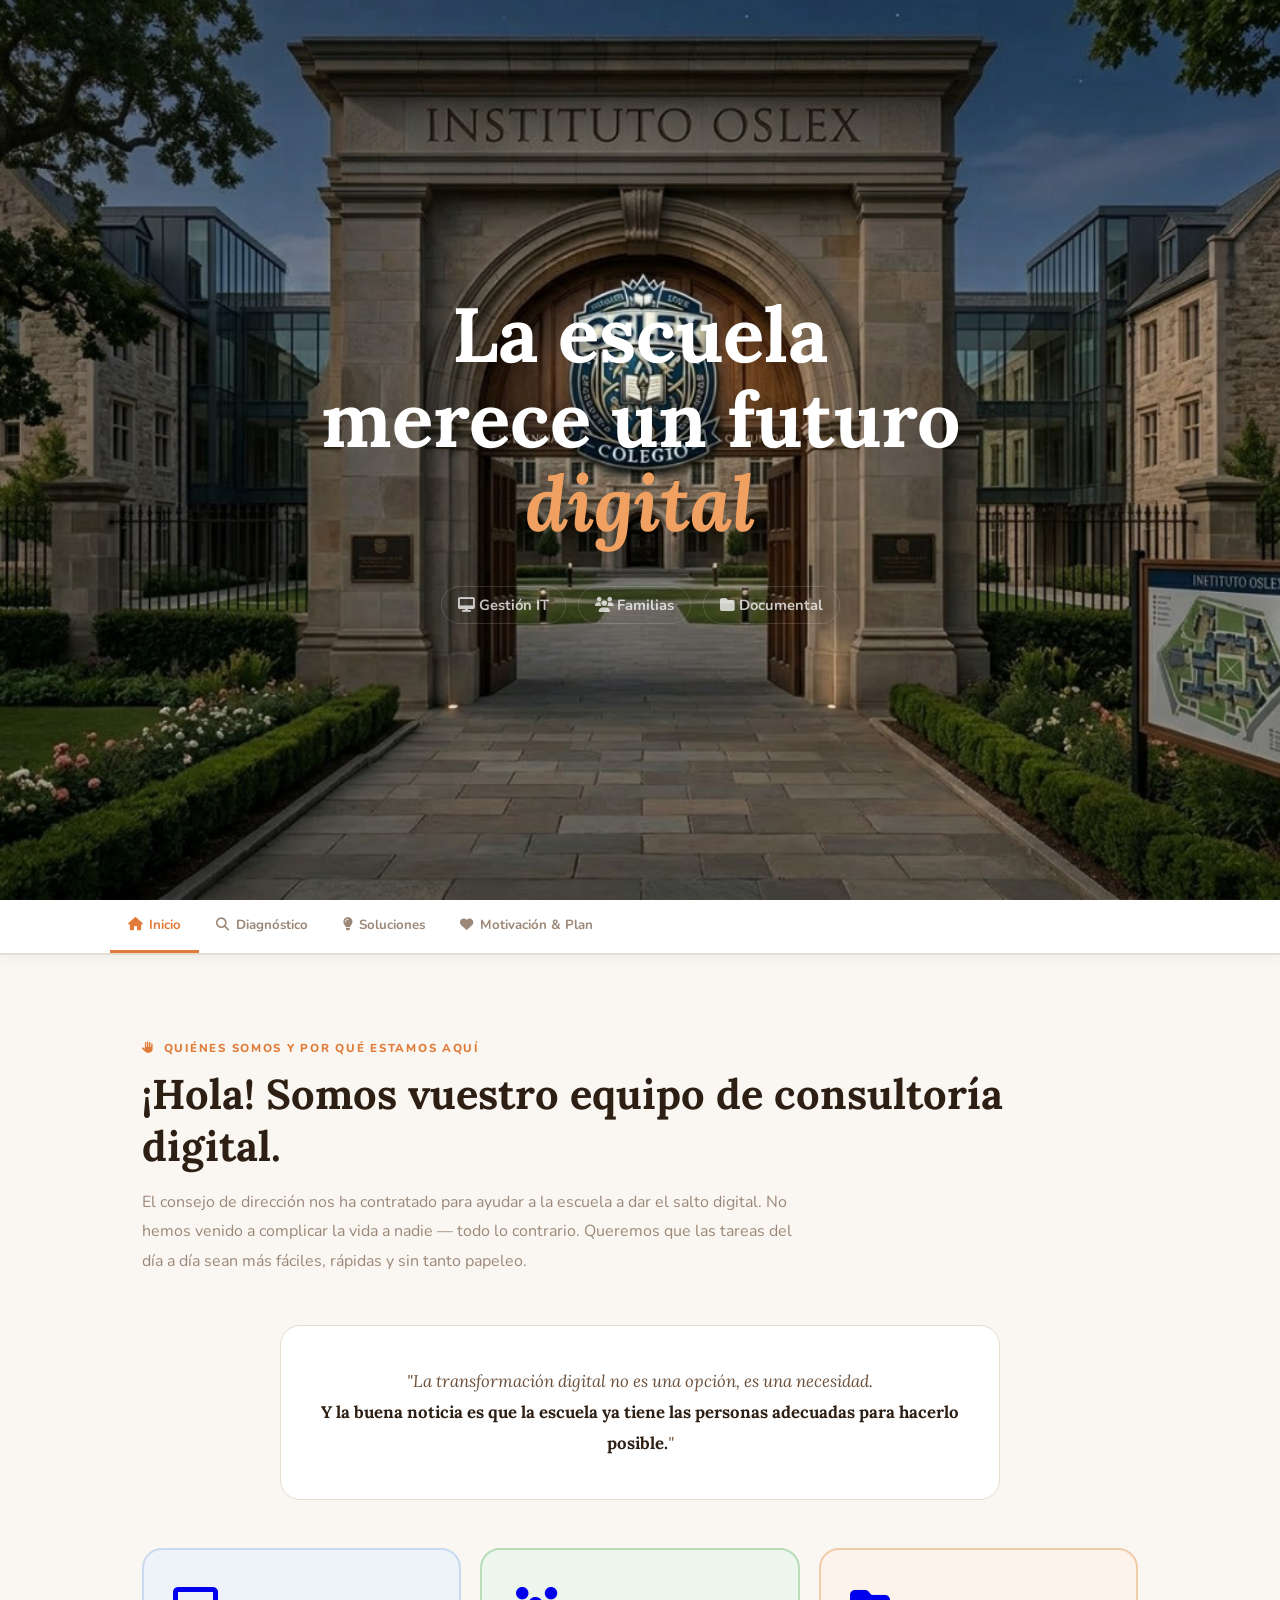
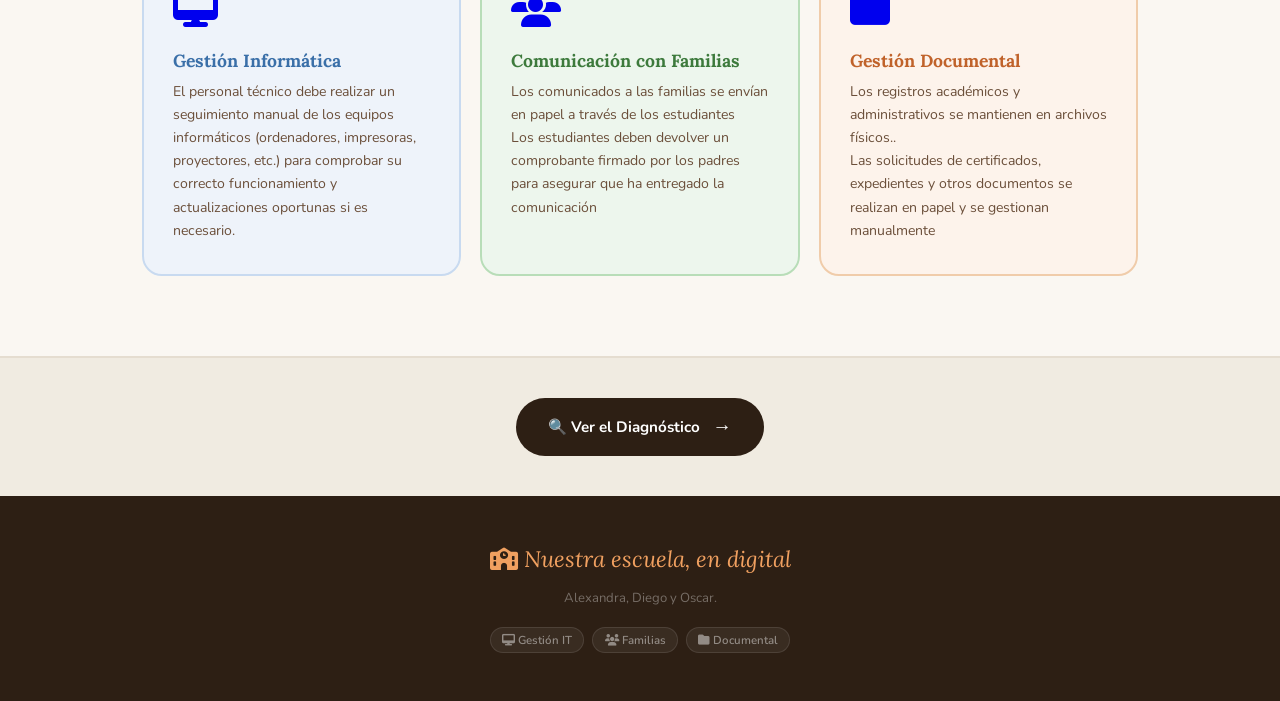
<file: index.html>
<!doctype html>
<html lang="es">
  <head>
    <meta charset="UTF-8" />
    <meta name="viewport" content="width=device-width, initial-scale=1.0" />
    <title>Oslex</title>

    <!-- Icono de la página -->
    <link rel="icon" href="./img/logo.png" />

    <!-- Estilos -->
    <link rel="stylesheet" href="css/styles.css" />

    <!-- Font Awesome -->
    <link
      rel="stylesheet"
      href="https://cdnjs.cloudflare.com/ajax/libs/font-awesome/6.5.1/css/all.min.css"
    />
  </head>
  <body>
    <!----------HERO ---------->
    <header class="portada">
      <h1>La escuela<br />merece un futuro <em>digital</em></h1>

      <div class="menu_opciones">
        <a href="./paginas/diagnostic.html" class="opcion">
          <i class="fas fa-desktop"></i> Gestión IT
        </a>
        <a href="./paginas/diagnostic.html" class="opcion">
          <i class="fas fa-users"></i> Familias
        </a>
        <a href="./paginas/diagnostic.html" class="opcion">
          <i class="fas fa-folder"></i> Documental
        </a>

      </div>
    </header>

    <!----------- NAVEGACIÓN ------- -->
    <nav>
      <ul>
        <li>
          <a href="index.html"><i class="fas fa-house"></i> Inicio</a>
        </li>
        <li>
          <a href="./paginas/diagnostic.html"
            ><i class="fas fa-magnifying-glass"></i> Diagnóstico</a
          >
        </li>
        <li>
          <a href="./paginas/solucions.html"
            ><i class="fas fa-lightbulb"></i> Soluciones</a
          >
        </li>
        <li>
          <a href="./paginas/motivacio.html"
            ><i class="fas fa-heart"></i> Motivación & Plan</a
          >
        </li>
      </ul>
    </nav>

    <!-- ================= QUIÉNES SOMOS ================= -->
    <section class="seccion" id="qui-som">
      <div class="etiqueta">
        <i class="fas fa-hand"></i> Quiénes somos y por qué estamos aquí
      </div>

      <h2 class="titulo">
        ¡Hola! Somos vuestro equipo de consultoría digital.
      </h2>

      <p class="intro">
        El consejo de dirección nos ha contratado para ayudar a la escuela a dar
        el salto digital. No hemos venido a complicar la vida a nadie — todo lo
        contrario. Queremos que las tareas del día a día sean más fáciles,
        rápidas y sin tanto papeleo.
      </p>

      <div class="intro_box fade-in">
        "La transformación digital no es una opción, es una necesidad.<br />
        <strong
          >Y la buena noticia es que la escuela ya tiene las personas adecuadas
          para hacerlo posible.</strong
        >"
      </div>

      <div class="areas">
        <!-- Área 1: Gestión IT -->
        <a href="./paginas/diagnostic.html" class="area_bloque it fade-in">
          <span class="icono"><i class="fas fa-desktop"></i></span>
          <h3>Gestión Informática</h3>
          <p>
            El personal técnico debe realizar un seguimiento manual de los
            equipos informáticos (ordenadores, impresoras, proyectores, etc.)
            para comprobar su correcto funcionamiento y actualizaciones
            oportunas si es necesario. 
          </p>
        </a>

        <!-- Área 2: Comunicación con Familias -->
        <a href="./paginas/diagnostic.html" class="area_bloque fam fade-in">
          <span class="icono"><i class="fas fa-users"></i></span>
          <h3>Comunicación con Familias</h3>
          <p>
            Los comunicados a las familias se envían en papel a través de los
            estudiantes <br />
            Los estudiantes deben devolver un comprobante firmado por los padres
            para asegurar que ha entregado la comunicación
          </p>
        </a>

        <!-- Área 3: Gestión Documental -->
        <a href="./paginas/diagnostic.html" class="area_bloque doc fade-in">
          <span class="icono"><i class="fas fa-folder"></i></span>
          <h3>Gestión Documental</h3>
          <p>
            Los registros académicos y administrativos se mantienen en archivos
            físicos.. <br />
            Las solicitudes de certificados, expedientes y otros documentos se
            realizan en papel y se gestionan manualmente
          </p>
        </a>
      </div>
    </section>

    <!-- ================= BOTÓN SIGUIENTE PÁGINA ================= -->
    <div class="next-page">
      <a href="./paginas/diagnostic.html" class="next-btn"
        >🔍 Ver el Diagnóstico <span>→</span></a
      >
    </div>

    <!-- --------- FOOTER ----------->
    <footer>
      <div class="footer_logo">
        <i class="fas fa-school"></i> Nuestra escuela, en digital
      </div>

      <p>Alexandra, Diego y Oscar.</p>

      <div class="footer_opciones">
        <span class="footer_chip"
          ><i class="fas fa-desktop"></i> Gestión IT</span
        >
        <span class="footer_chip"><i class="fas fa-users"></i> Familias</span>
        <span class="footer_chip"
          ><i class="fas fa-folder"></i> Documental</span
        >
      </div>
    </footer>

    <!-- Scripts -->
    <script src="js/main.js"></script>
  </body>
</html>
</file>
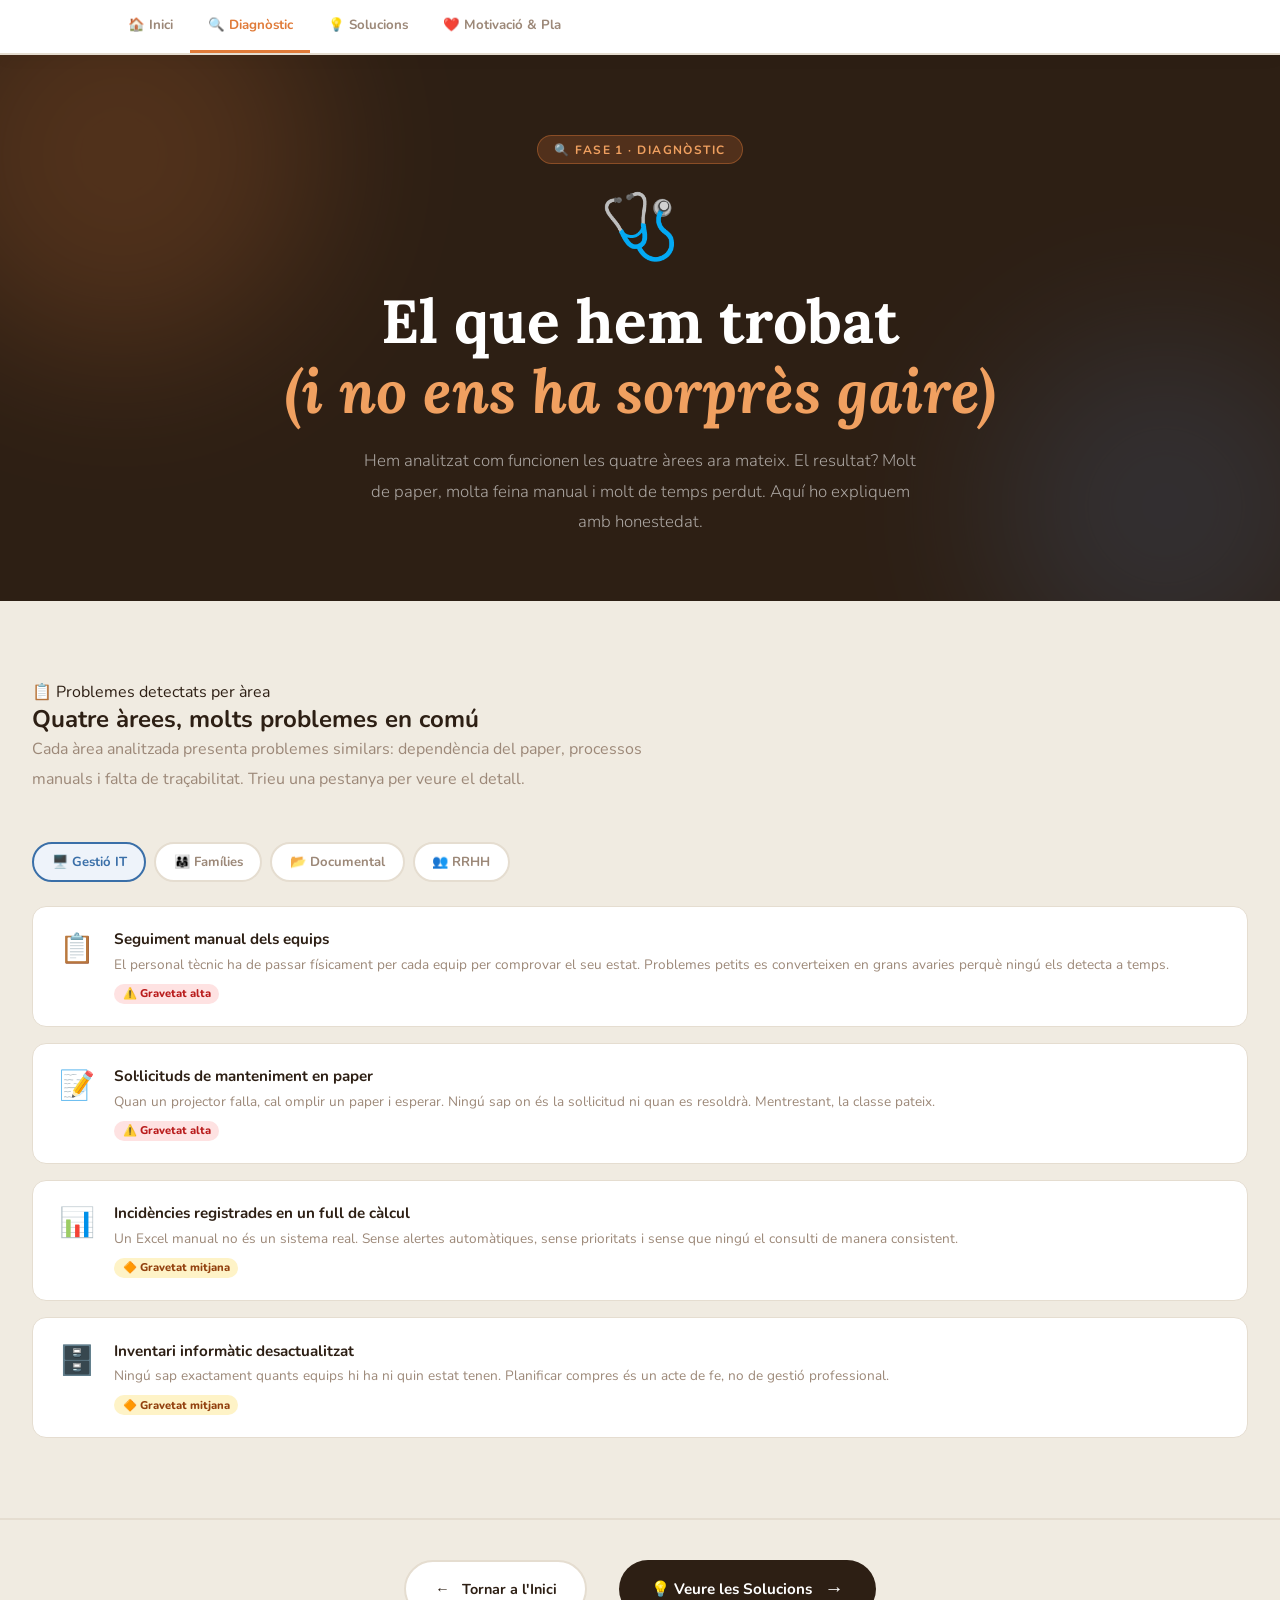
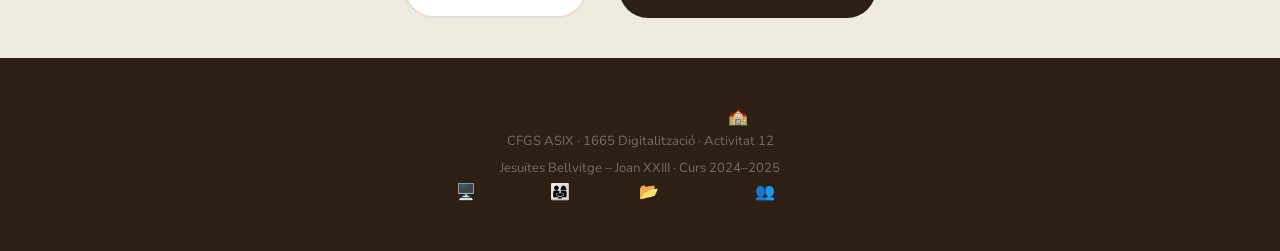
<file: diagnostic.html>
<!DOCTYPE html>
<html lang="ca">
<head>
<meta charset="UTF-8">
<meta name="viewport" content="width=device-width, initial-scale=1.0">
<title>PTD Escola — Diagnòstic</title>
<link rel="stylesheet" href="css/styles.css">
</head>
<body>

<!-- NAV -->
<nav>
  <ul>
    <li><a href="index.html">🏠 Inici</a></li>
    <li><a href="diagnostic.html">🔍 Diagnòstic</a></li>
    <li><a href="solucions.html">💡 Solucions</a></li>
    <li><a href="motivacio.html">❤️ Motivació & Pla</a></li>
  </ul>
</nav>

<!-- PAGE HERO -->
<div class="page-hero">
  <div class="blob blob1"></div>
  <div class="blob blob2"></div>
  <div class="page-kicker">🔍 Fase 1 · Diagnòstic</div>
  <span class="hero-emoji">🩺</span>
  <h1>El que hem trobat<br><em>(i no ens ha sorprès gaire)</em></h1>
  <p>Hem analitzat com funcionen les quatre àrees ara mateix. El resultat? Molt de paper, molta feina manual i molt de temps perdut. Aquí ho expliquem amb honestedat.</p>
</div>

<!-- DIAGNOSIS SECTION -->
<div class="warm-bg">
  <div class="section">
    <div class="label">📋 Problemes detectats per àrea</div>
    <h2 class="title">Quatre àrees, molts problemes en comú</h2>
    <p class="intro">Cada àrea analitzada presenta problemes similars: dependència del paper, processos manuals i falta de traçabilitat. Trieu una pestanya per veure el detall.</p>

    <div class="diag-tabs">
      <button class="dtab it active" onclick="showDiag('d-it',this)">🖥️ Gestió IT</button>
      <button class="dtab fam" onclick="showDiag('d-fam',this)">👨‍👩‍👧 Famílies</button>
      <button class="dtab doc" onclick="showDiag('d-doc',this)">📂 Documental</button>
      <button class="dtab rrhh" onclick="showDiag('d-rrhh',this)">👥 RRHH</button>
    </div>

    <!-- IT -->
    <div class="diag-panel active" id="d-it">
      <div class="problem-list">
        <div class="problem-item fade-in">
          <div class="p-icon">📋</div>
          <div class="p-body">
            <h4>Seguiment manual dels equips</h4>
            <p>El personal tècnic ha de passar físicament per cada equip per comprovar el seu estat. Problemes petits es converteixen en grans avaries perquè ningú els detecta a temps.</p>
            <span class="severity sev-high">⚠️ Gravetat alta</span>
          </div>
        </div>
        <div class="problem-item fade-in">
          <div class="p-icon">📝</div>
          <div class="p-body">
            <h4>Sol·licituds de manteniment en paper</h4>
            <p>Quan un projector falla, cal omplir un paper i esperar. Ningú sap on és la sol·licitud ni quan es resoldrà. Mentrestant, la classe pateix.</p>
            <span class="severity sev-high">⚠️ Gravetat alta</span>
          </div>
        </div>
        <div class="problem-item fade-in">
          <div class="p-icon">📊</div>
          <div class="p-body">
            <h4>Incidències registrades en un full de càlcul</h4>
            <p>Un Excel manual no és un sistema real. Sense alertes automàtiques, sense prioritats i sense que ningú el consulti de manera consistent.</p>
            <span class="severity sev-med">🔶 Gravetat mitjana</span>
          </div>
        </div>
        <div class="problem-item fade-in">
          <div class="p-icon">🗄️</div>
          <div class="p-body">
            <h4>Inventari informàtic desactualitzat</h4>
            <p>Ningú sap exactament quants equips hi ha ni quin estat tenen. Planificar compres és un acte de fe, no de gestió professional.</p>
            <span class="severity sev-med">🔶 Gravetat mitjana</span>
          </div>
        </div>
      </div>
    </div>

    <!-- FAMÍLIES -->
    <div class="diag-panel" id="d-fam">
      <div class="problem-list">
        <div class="problem-item fade-in">
          <div class="p-icon">✉️</div>
          <div class="p-body">
            <h4>Comunicats en paper via alumnes</h4>
            <p>El comunicat surt de secretaria, passa per les mans de l'alumne i… a vegades arriba a casa, a vegades no. Les famílies no saben el que passa a l'escola fins que és massa tard.</p>
            <span class="severity sev-high">⚠️ Gravetat alta</span>
          </div>
        </div>
        <div class="problem-item fade-in">
          <div class="p-icon">✍️</div>
          <div class="p-body">
            <h4>Comprovant signat pels pares</h4>
            <p>Demanar una firma en paper i retornar-la via l'alumne és lent i poc fiable. Molta feina administrativa per comprovar qui ha respost i qui no.</p>
            <span class="severity sev-high">⚠️ Gravetat alta</span>
          </div>
        </div>
        <div class="problem-item fade-in">
          <div class="p-icon">🔇</div>
          <div class="p-body">
            <h4>Comunicació d'una sola direcció</h4>
            <p>Les famílies no tenen cap canal digital fàcil per contactar amb l'escola. Han de trucar o venir en persona per qualsevol consulta.</p>
            <span class="severity sev-med">🔶 Gravetat mitjana</span>
          </div>
        </div>
      </div>
    </div>

    <!-- DOCUMENTAL -->
    <div class="diag-panel" id="d-doc">
      <div class="problem-list">
        <div class="problem-item fade-in">
          <div class="p-icon">🗃️</div>
          <div class="p-body">
            <h4>Arxius físics per a tot</h4>
            <p>Expedients en paper, dins d'armaris. Si es perd un document o hi ha un incendi, no hi ha manera de recuperar-lo. El risc és real i immediat.</p>
            <span class="severity sev-high">⚠️ Gravetat alta</span>
          </div>
        </div>
        <div class="problem-item fade-in">
          <div class="p-icon">🐌</div>
          <div class="p-body">
            <h4>Sol·licituds de certificats gestionades manualment</h4>
            <p>Demanar un certificat implica anar a secretaria, esperar i tornar a buscar-lo. Un procés que pot durar dies per una tasca que hauria de ser instantània.</p>
            <span class="severity sev-high">⚠️ Gravetat alta</span>
          </div>
        </div>
        <div class="problem-item fade-in">
          <div class="p-icon">🧩</div>
          <div class="p-body">
            <h4>Sense sistema documental centralitzat</h4>
            <p>Cada departament guarda documents de manera diferent. Sense versions actualitzades, sense col·laboració possible i amb duplicats per tot arreu.</p>
            <span class="severity sev-high">⚠️ Gravetat alta</span>
          </div>
        </div>
      </div>
    </div>

    <!-- RRHH -->
    <div class="diag-panel" id="d-rrhh">
      <div class="problem-list">
        <div class="problem-item fade-in">
          <div class="p-icon">💻</div>
          <div class="p-body">
            <h4>Tot en un sol ordinador</h4>
            <p>El programari de nòmines viu a l'ordinador del secretari. Si es fa malbé aquell ordinador, no hi ha accés a res. Un risc enorme que es pot evitar fàcilment.</p>
            <span class="severity sev-high">⚠️ Gravetat alta</span>
          </div>
        </div>
        <div class="problem-item fade-in">
          <div class="p-icon">🚦</div>
          <div class="p-body">
            <h4>Tot passa pel secretari</h4>
            <p>Qualsevol consulta de dades de personal depèn d'una sola persona. Quan el secretari no hi és, tot s'atura. Això no és sostenible a llarg termini.</p>
            <span class="severity sev-high">⚠️ Gravetat alta</span>
          </div>
        </div>
        <div class="problem-item fade-in">
          <div class="p-icon">💾</div>
          <div class="p-body">
            <h4>Cap còpia de seguretat automàtica</h4>
            <p>Les dades dels treballadors no es fan còpies automàticament. Un sol incident podria fer desaparèixer anys d'informació de RRHH del centre.</p>
            <span class="severity sev-high">⚠️ Gravetat alta</span>
          </div>
        </div>
      </div>
    </div>
  </div>
</div>

<!-- NAVIGATION BUTTONS -->
<div class="next-page">
  <div class="nav-buttons">
    <a href="index.html" class="prev-btn"><span>←</span> Tornar a l'Inici</a>
    <a href="solucions.html" class="next-btn">💡 Veure les Solucions <span>→</span></a>
  </div>
</div>

<!-- FOOTER -->
<footer>
  <div class="footer-logo">La nostra escola, en digital 🏫</div>
  <p>CFGS ASIX · 1665 Digitalització · Activitat 12<br>Jesuïtes Bellvitge – Joan XXIII · Curs 2024–2025</p>
  <div class="footer-areas">
    <span class="f-chip">🖥️ Gestió IT</span>
    <span class="f-chip">👨‍👩‍👧 Famílies</span>
    <span class="f-chip">📂 Documental</span>
    <span class="f-chip">👥 RRHH</span>
  </div>
</footer>

<script src="js/main.js"></script>
</body>
</html>
</file>
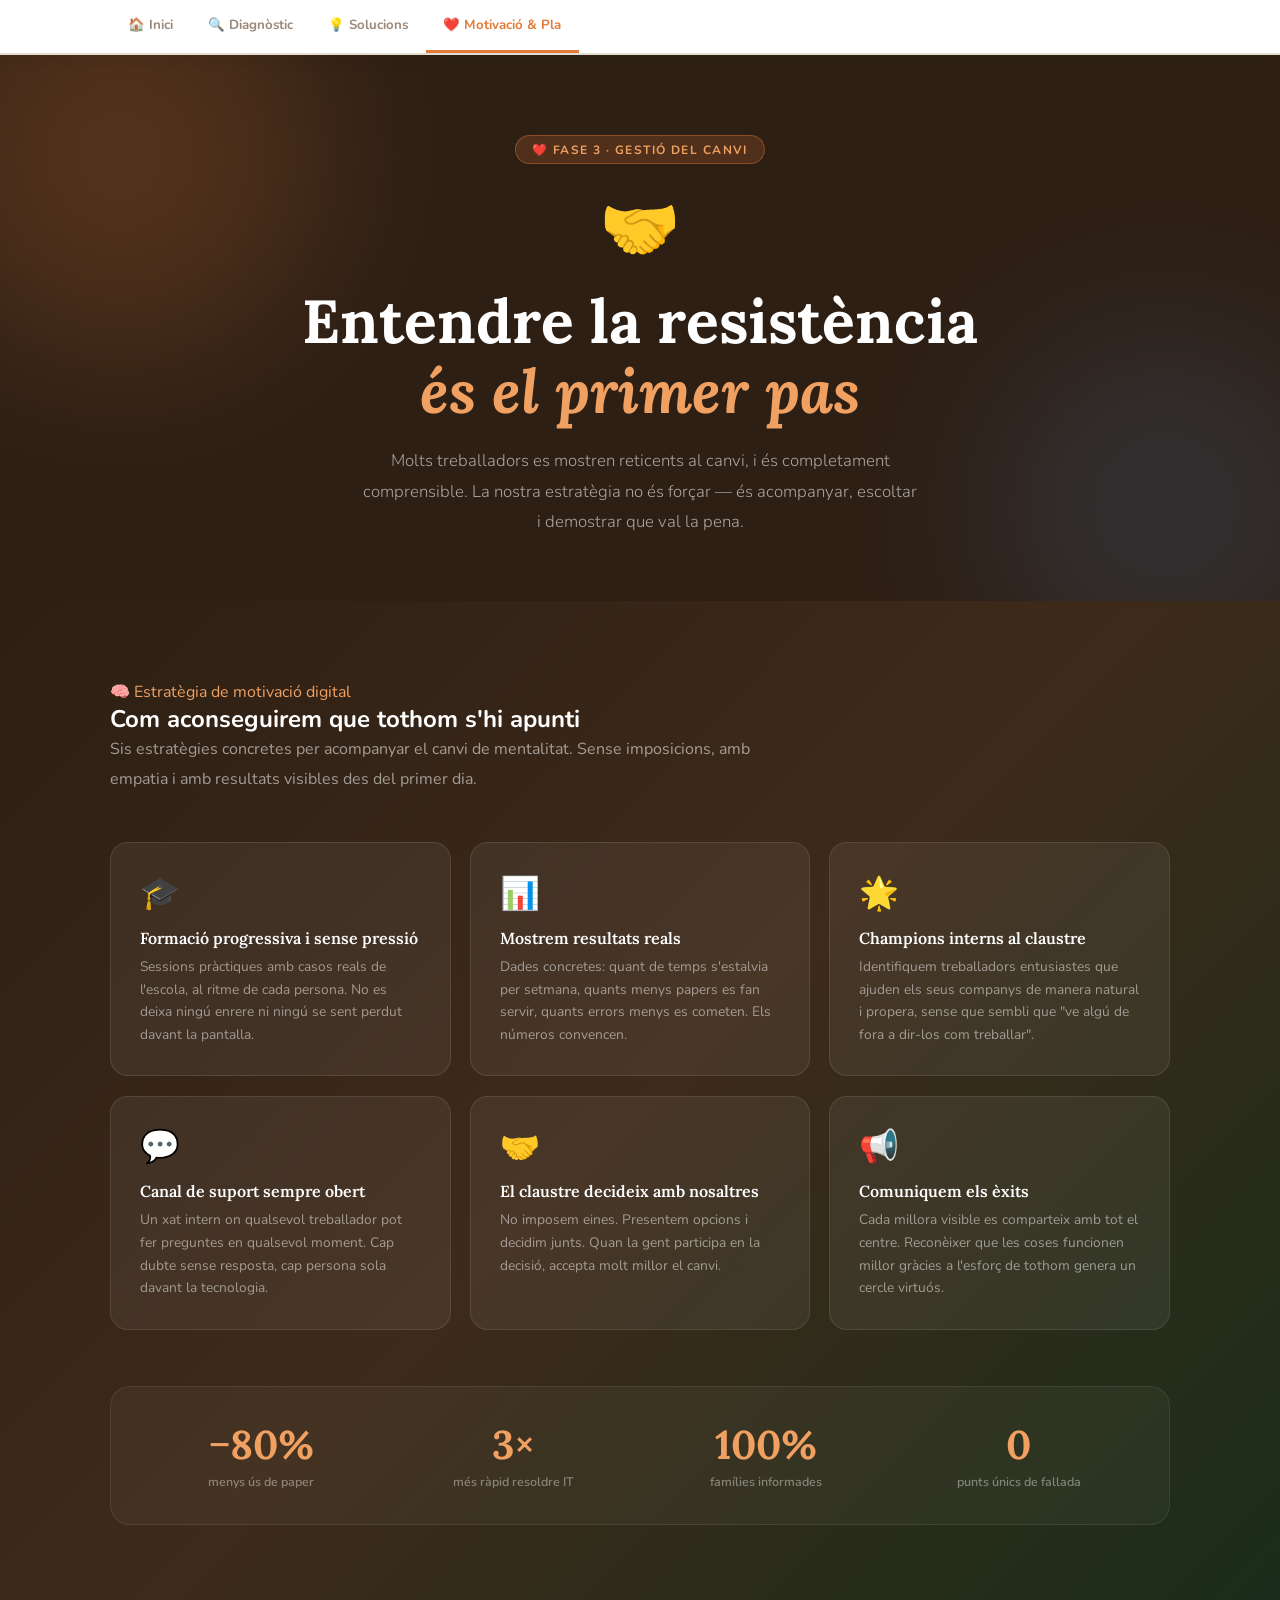
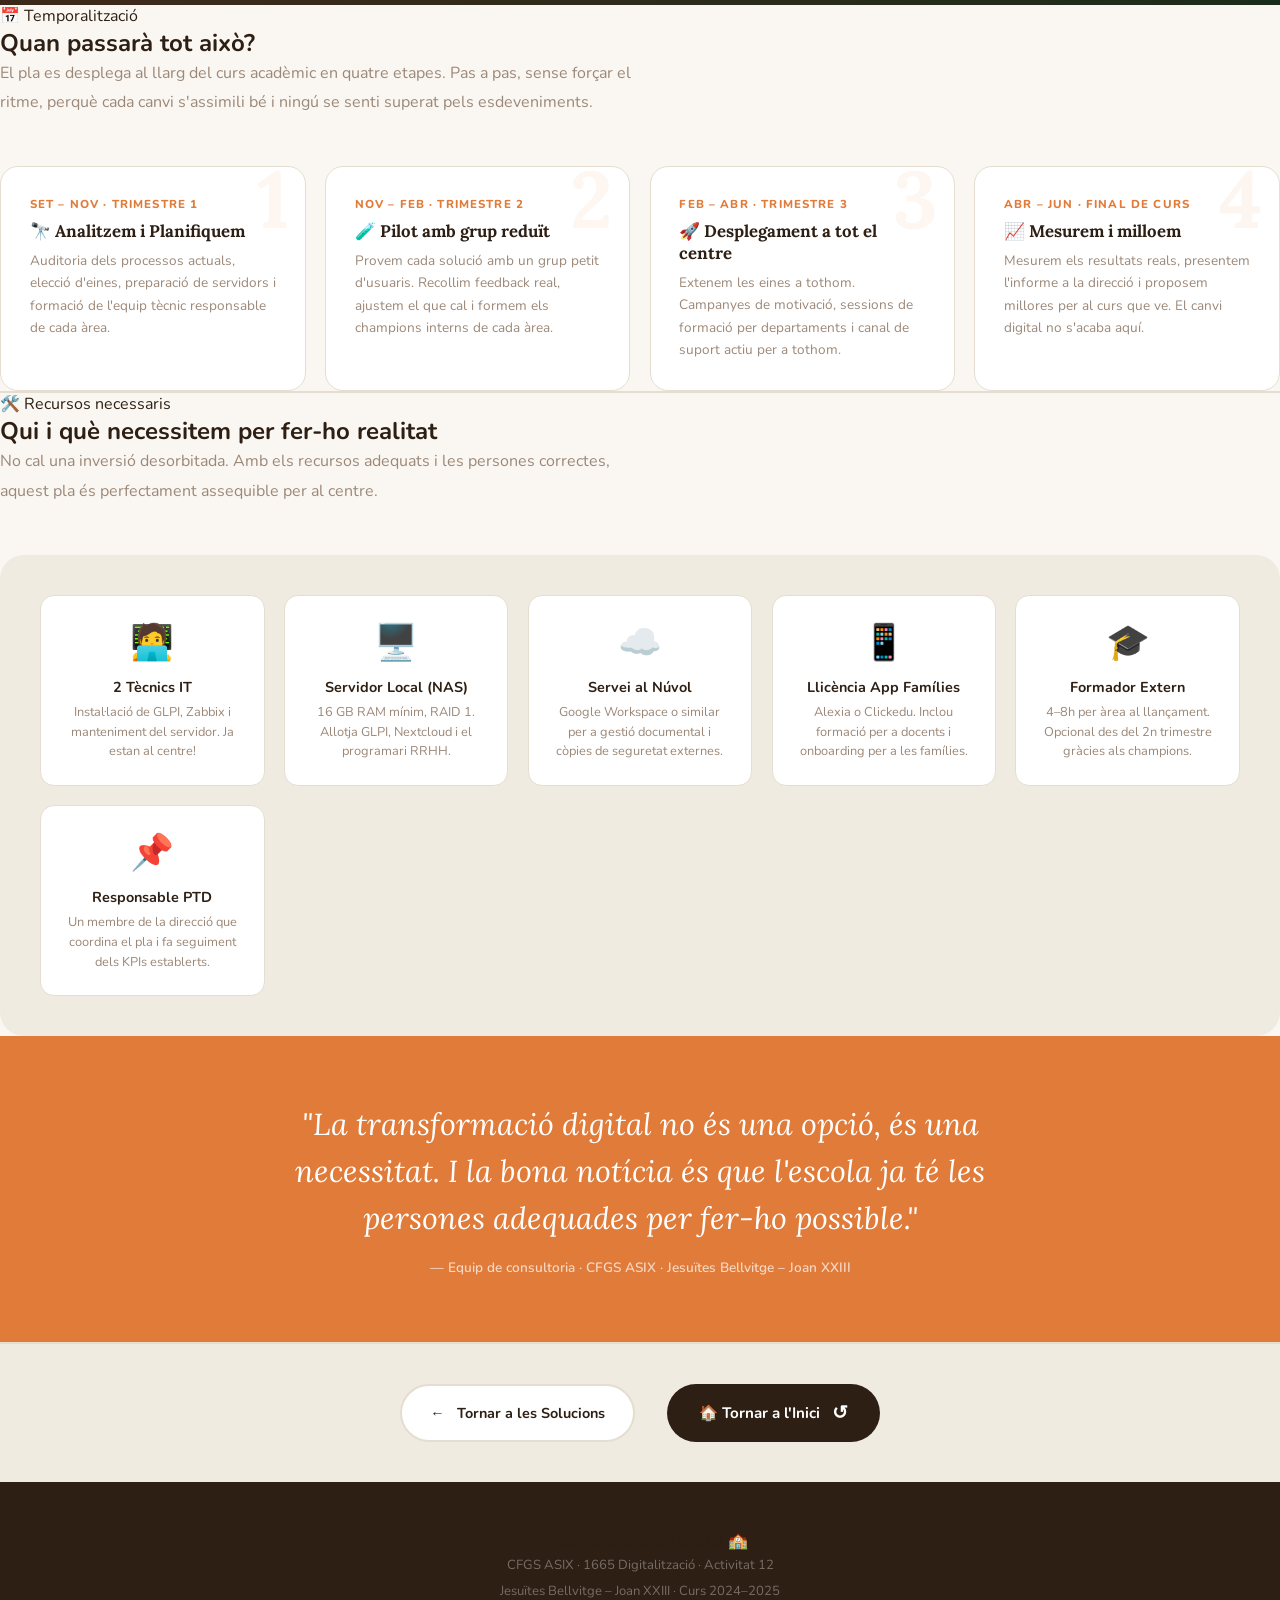
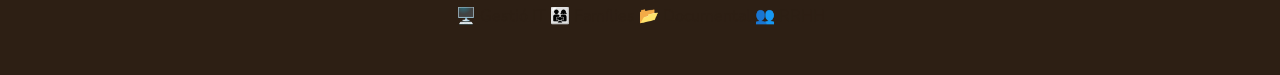
<file: motivacio.html>
<!DOCTYPE html>
<html lang="ca">
<head>
<meta charset="UTF-8">
<meta name="viewport" content="width=device-width, initial-scale=1.0">
<title>PTD Escola — Motivació & Pla</title>
<link rel="stylesheet" href="css/styles.css">
</head>
<body>

<!-- NAV -->
<nav>
  <ul>
    <li><a href="index.html">🏠 Inici</a></li>
    <li><a href="diagnostic.html">🔍 Diagnòstic</a></li>
    <li><a href="solucions.html">💡 Solucions</a></li>
    <li><a href="motivacio.html">❤️ Motivació & Pla</a></li>
  </ul>
</nav>

<!-- PAGE HERO -->
<div class="page-hero">
  <div class="blob blob1"></div>
  <div class="blob blob2"></div>
  <div class="page-kicker">❤️ Fase 3 · Gestió del Canvi</div>
  <span class="hero-emoji">🤝</span>
  <h1>Entendre la resistència<br><em>és el primer pas</em></h1>
  <p>Molts treballadors es mostren reticents al canvi, i és completament comprensible. La nostra estratègia no és forçar — és acompanyar, escoltar i demostrar que val la pena.</p>
</div>

<!-- MOTIVACIÓ -->
<div class="motiv-section" id="motivacio">
  <div class="motiv-inner">
    <div class="label">🧠 Estratègia de motivació digital</div>
    <h2 class="title">Com aconseguirem que tothom s'hi apunti</h2>
    <p class="intro">Sis estratègies concretes per acompanyar el canvi de mentalitat. Sense imposicions, amb empatia i amb resultats visibles des del primer dia.</p>

    <div class="motiv-grid">
      <div class="motiv-card">
        <span class="m-emoji">🎓</span>
        <h4>Formació progressiva i sense pressió</h4>
        <p>Sessions pràctiques amb casos reals de l'escola, al ritme de cada persona. No es deixa ningú enrere ni ningú se sent perdut davant la pantalla.</p>
      </div>
      <div class="motiv-card">
        <span class="m-emoji">📊</span>
        <h4>Mostrem resultats reals</h4>
        <p>Dades concretes: quant de temps s'estalvia per setmana, quants menys papers es fan servir, quants errors menys es cometen. Els números convencen.</p>
      </div>
      <div class="motiv-card">
        <span class="m-emoji">🌟</span>
        <h4>Champions interns al claustre</h4>
        <p>Identifiquem treballadors entusiastes que ajuden els seus companys de manera natural i propera, sense que sembli que "ve algú de fora a dir-los com treballar".</p>
      </div>
      <div class="motiv-card">
        <span class="m-emoji">💬</span>
        <h4>Canal de suport sempre obert</h4>
        <p>Un xat intern on qualsevol treballador pot fer preguntes en qualsevol moment. Cap dubte sense resposta, cap persona sola davant la tecnologia.</p>
      </div>
      <div class="motiv-card">
        <span class="m-emoji">🤝</span>
        <h4>El claustre decideix amb nosaltres</h4>
        <p>No imposem eines. Presentem opcions i decidim junts. Quan la gent participa en la decisió, accepta molt millor el canvi.</p>
      </div>
      <div class="motiv-card">
        <span class="m-emoji">📢</span>
        <h4>Comuniquem els èxits</h4>
        <p>Cada millora visible es comparteix amb tot el centre. Reconèixer que les coses funcionen millor gràcies a l'esforç de tothom genera un cercle virtuós.</p>
      </div>
    </div>

    <div class="stats-bar">
      <div class="stat-item">
        <span class="stat-num">−80%</span>
        <span class="stat-label">menys ús de paper</span>
      </div>
      <div class="stat-item">
        <span class="stat-num">3×</span>
        <span class="stat-label">més ràpid resoldre IT</span>
      </div>
      <div class="stat-item">
        <span class="stat-num">100%</span>
        <span class="stat-label">famílies informades</span>
      </div>
      <div class="stat-item">
        <span class="stat-num">0</span>
        <span class="stat-label">punts únics de fallada</span>
      </div>
    </div>
  </div>
</div>

<!-- CALENDARI -->
<div class="section" id="calendari">
  <div class="label">📅 Temporalització</div>
  <h2 class="title">Quan passarà tot això?</h2>
  <p class="intro">El pla es desplega al llarg del curs acadèmic en quatre etapes. Pas a pas, sense forçar el ritme, perquè cada canvi s'assimili bé i ningú se senti superat pels esdeveniments.</p>

  <div class="tl-wrap">
    <div class="tl-card fade-in" data-num="1">
      <div class="tl-period">Set – Nov · Trimestre 1</div>
      <h4>🔭 Analitzem i Planifiquem</h4>
      <p>Auditoria dels processos actuals, elecció d'eines, preparació de servidors i formació de l'equip tècnic responsable de cada àrea.</p>
    </div>
    <div class="tl-card fade-in" data-num="2">
      <div class="tl-period">Nov – Feb · Trimestre 2</div>
      <h4>🧪 Pilot amb grup reduït</h4>
      <p>Provem cada solució amb un grup petit d'usuaris. Recollim feedback real, ajustem el que cal i formem els champions interns de cada àrea.</p>
    </div>
    <div class="tl-card fade-in" data-num="3">
      <div class="tl-period">Feb – Abr · Trimestre 3</div>
      <h4>🚀 Desplegament a tot el centre</h4>
      <p>Extenem les eines a tothom. Campanyes de motivació, sessions de formació per departaments i canal de suport actiu per a tothom.</p>
    </div>
    <div class="tl-card fade-in" data-num="4">
      <div class="tl-period">Abr – Jun · Final de curs</div>
      <h4>📈 Mesurem i milloem</h4>
      <p>Mesurem els resultats reals, presentem l'informe a la direcció i proposem millores per al curs que ve. El canvi digital no s'acaba aquí.</p>
    </div>
  </div>
</div>

<hr class="sep">

<!-- RECURSOS -->
<div class="section" id="recursos">
  <div class="label">🛠️ Recursos necessaris</div>
  <h2 class="title">Qui i què necessitem per fer-ho realitat</h2>
  <p class="intro">No cal una inversió desorbitada. Amb els recursos adequats i les persones correctes, aquest pla és perfectament assequible per al centre.</p>

  <div class="res-wrap">
    <div class="res-item fade-in">
      <span class="r-emoji">🧑‍💻</span>
      <h4>2 Tècnics IT</h4>
      <p>Instal·lació de GLPI, Zabbix i manteniment del servidor. Ja estan al centre!</p>
    </div>
    <div class="res-item fade-in">
      <span class="r-emoji">🖥️</span>
      <h4>Servidor Local (NAS)</h4>
      <p>16 GB RAM mínim, RAID 1. Allotja GLPI, Nextcloud i el programari RRHH.</p>
    </div>
    <div class="res-item fade-in">
      <span class="r-emoji">☁️</span>
      <h4>Servei al Núvol</h4>
      <p>Google Workspace o similar per a gestió documental i còpies de seguretat externes.</p>
    </div>
    <div class="res-item fade-in">
      <span class="r-emoji">📱</span>
      <h4>Llicència App Famílies</h4>
      <p>Alexia o Clickedu. Inclou formació per a docents i onboarding per a les famílies.</p>
    </div>
    <div class="res-item fade-in">
      <span class="r-emoji">🎓</span>
      <h4>Formador Extern</h4>
      <p>4–8h per àrea al llançament. Opcional des del 2n trimestre gràcies als champions.</p>
    </div>
    <div class="res-item fade-in">
      <span class="r-emoji">📌</span>
      <h4>Responsable PTD</h4>
      <p>Un membre de la direcció que coordina el pla i fa seguiment dels KPIs establerts.</p>
    </div>
  </div>
</div>

<!-- QUOTE FINAL -->
<div class="quote-section">
  <blockquote>
    "La transformació digital no és una opció, és una necessitat. I la bona notícia és que l'escola ja té les persones adequades per fer-ho possible."
    <cite>— Equip de consultoria · CFGS ASIX · Jesuïtes Bellvitge – Joan XXIII</cite>
  </blockquote>
</div>

<!-- NAVIGATION BUTTONS -->
<div class="next-page">
  <div class="nav-buttons">
    <a href="solucions.html" class="prev-btn"><span>←</span> Tornar a les Solucions</a>
    <a href="index.html" class="next-btn">🏠 Tornar a l'Inici <span>↺</span></a>
  </div>
</div>

<!-- FOOTER -->
<footer>
  <div class="footer-logo">La nostra escola, en digital 🏫</div>
  <p>CFGS ASIX · 1665 Digitalització · Activitat 12<br>Jesuïtes Bellvitge – Joan XXIII · Curs 2024–2025</p>
  <div class="footer-areas">
    <span class="f-chip">🖥️ Gestió IT</span>
    <span class="f-chip">👨‍👩‍👧 Famílies</span>
    <span class="f-chip">📂 Documental</span>
    <span class="f-chip">👥 RRHH</span>
  </div>
</footer>

<script src="js/main.js"></script>
</body>
</html>
</file>
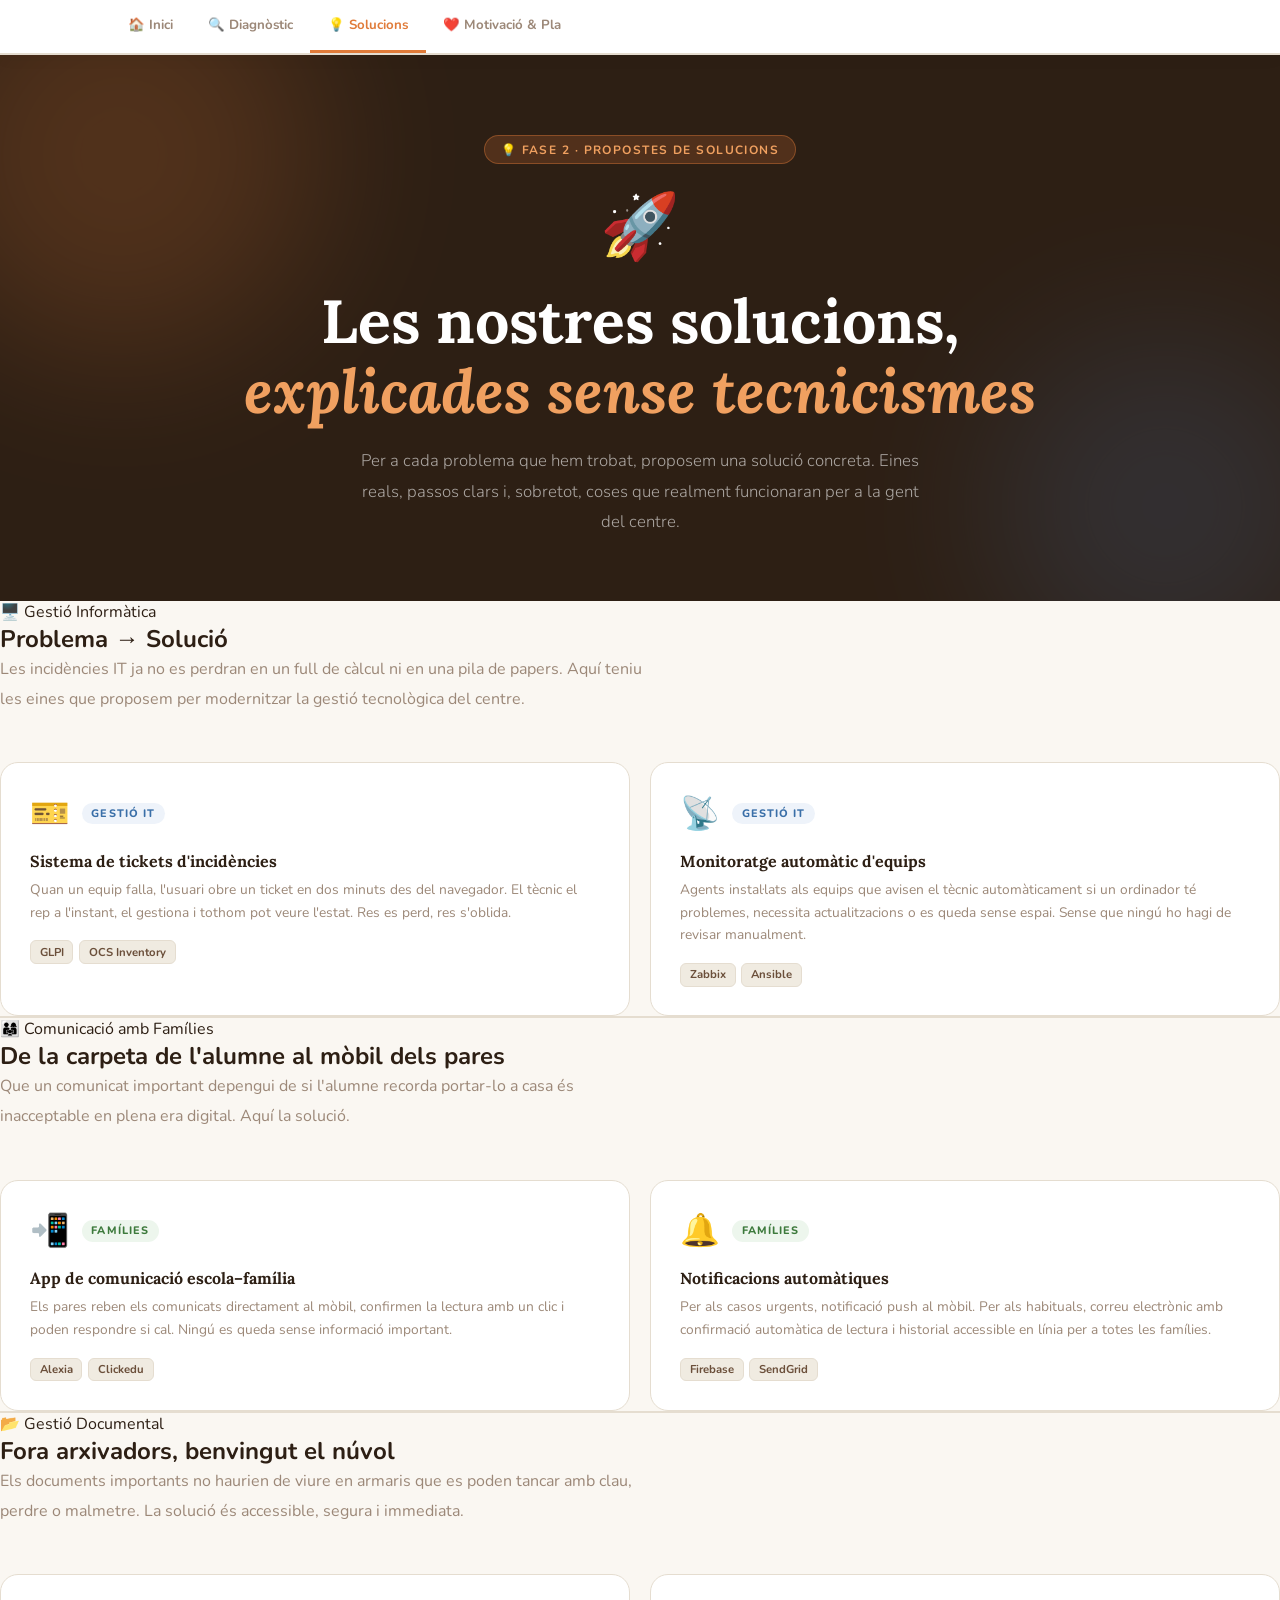
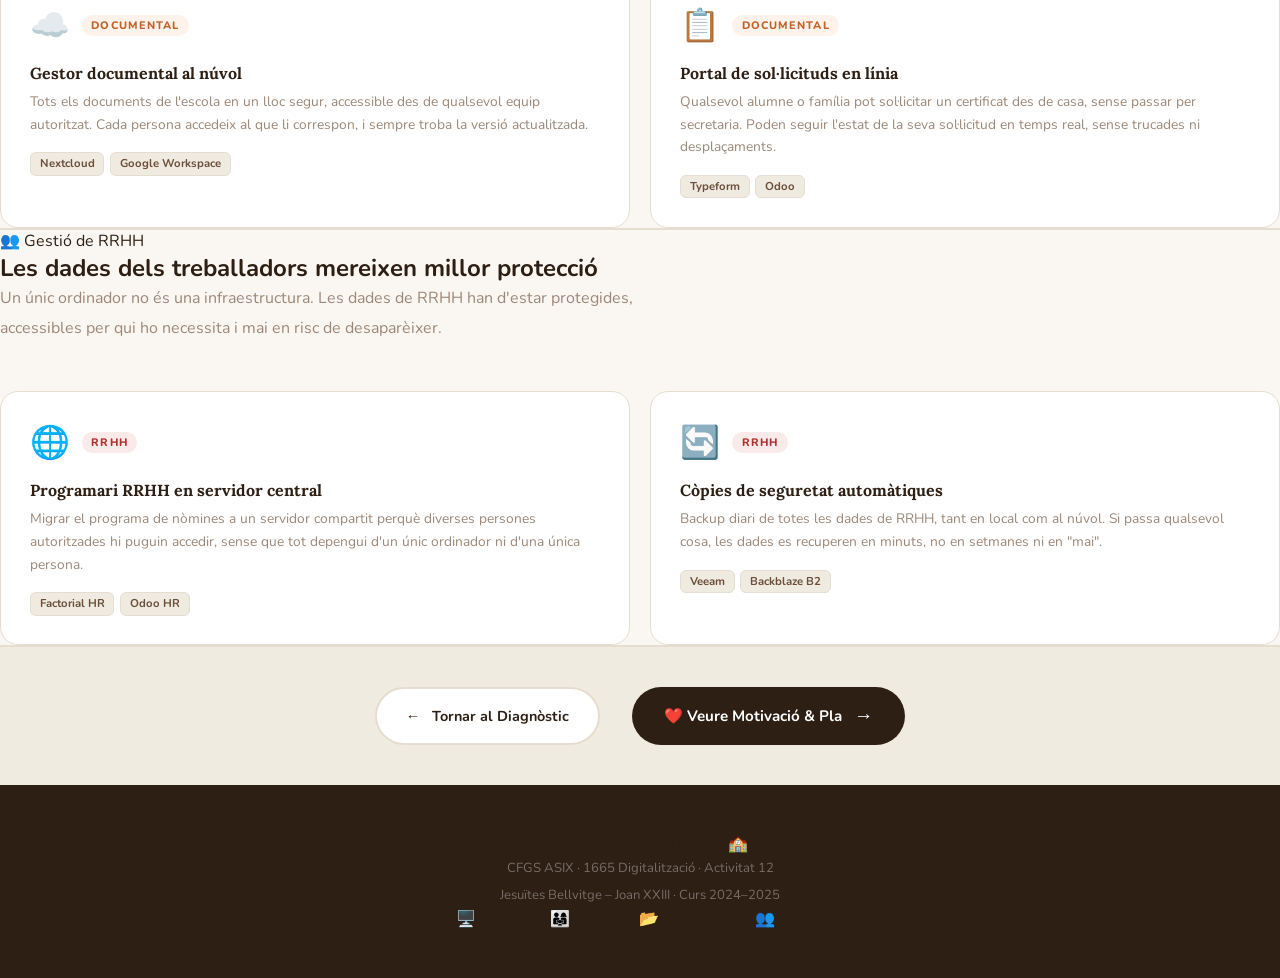
<file: solucions.html>
<!DOCTYPE html>
<html lang="ca">
<head>
<meta charset="UTF-8">
<meta name="viewport" content="width=device-width, initial-scale=1.0">
<title>PTD Escola — Solucions</title>
<link rel="stylesheet" href="css/styles.css">
</head>
<body>

<!-- NAV -->
<nav>
  <ul>
    <li><a href="index.html">🏠 Inici</a></li>
    <li><a href="diagnostic.html">🔍 Diagnòstic</a></li>
    <li><a href="solucions.html">💡 Solucions</a></li>
    <li><a href="motivacio.html">❤️ Motivació & Pla</a></li>
  </ul>
</nav>

<!-- PAGE HERO -->
<div class="page-hero">
  <div class="blob blob1"></div>
  <div class="blob blob2"></div>
  <div class="page-kicker">💡 Fase 2 · Propostes de solucions</div>
  <span class="hero-emoji">🚀</span>
  <h1>Les nostres solucions,<br><em>explicades sense tecnicismes</em></h1>
  <p>Per a cada problema que hem trobat, proposem una solució concreta. Eines reals, passos clars i, sobretot, coses que realment funcionaran per a la gent del centre.</p>
</div>

<!-- SOLUTIONS -->
<div class="section">
  <div class="label">🖥️ Gestió Informàtica</div>
  <h2 class="title">Problema → Solució</h2>
  <p class="intro">Les incidències IT ja no es perdran en un full de càlcul ni en una pila de papers. Aquí teniu les eines que proposem per modernitzar la gestió tecnològica del centre.</p>
  <div class="proposals-wrap">
    <div class="prop-card fade-in">
      <div class="prop-header">
        <span class="prop-emoji">🎫</span>
        <span class="prop-area it">Gestió IT</span>
      </div>
      <h4>Sistema de tickets d'incidències</h4>
      <p>Quan un equip falla, l'usuari obre un ticket en dos minuts des del navegador. El tècnic el rep a l'instant, el gestiona i tothom pot veure l'estat. Res es perd, res s'oblida.</p>
      <div class="tool-chips">
        <span class="tchip">GLPI</span>
        <span class="tchip">OCS Inventory</span>
      </div>
    </div>
    <div class="prop-card fade-in">
      <div class="prop-header">
        <span class="prop-emoji">📡</span>
        <span class="prop-area it">Gestió IT</span>
      </div>
      <h4>Monitoratge automàtic d'equips</h4>
      <p>Agents instal·lats als equips que avisen el tècnic automàticament si un ordinador té problemes, necessita actualitzacions o es queda sense espai. Sense que ningú ho hagi de revisar manualment.</p>
      <div class="tool-chips">
        <span class="tchip">Zabbix</span>
        <span class="tchip">Ansible</span>
      </div>
    </div>
  </div>
</div>

<hr class="sep">

<div class="section">
  <div class="label">👨‍👩‍👧 Comunicació amb Famílies</div>
  <h2 class="title">De la carpeta de l'alumne al mòbil dels pares</h2>
  <p class="intro">Que un comunicat important depengui de si l'alumne recorda portar-lo a casa és inacceptable en plena era digital. Aquí la solució.</p>
  <div class="proposals-wrap">
    <div class="prop-card fade-in">
      <div class="prop-header">
        <span class="prop-emoji">📲</span>
        <span class="prop-area fam">Famílies</span>
      </div>
      <h4>App de comunicació escola–família</h4>
      <p>Els pares reben els comunicats directament al mòbil, confirmen la lectura amb un clic i poden respondre si cal. Ningú es queda sense informació important.</p>
      <div class="tool-chips">
        <span class="tchip">Alexia</span>
        <span class="tchip">Clickedu</span>
      </div>
    </div>
    <div class="prop-card fade-in">
      <div class="prop-header">
        <span class="prop-emoji">🔔</span>
        <span class="prop-area fam">Famílies</span>
      </div>
      <h4>Notificacions automàtiques</h4>
      <p>Per als casos urgents, notificació push al mòbil. Per als habituals, correu electrònic amb confirmació automàtica de lectura i historial accessible en línia per a totes les famílies.</p>
      <div class="tool-chips">
        <span class="tchip">Firebase</span>
        <span class="tchip">SendGrid</span>
      </div>
    </div>
  </div>
</div>

<hr class="sep">

<div class="section">
  <div class="label">📂 Gestió Documental</div>
  <h2 class="title">Fora arxivadors, benvingut el núvol</h2>
  <p class="intro">Els documents importants no haurien de viure en armaris que es poden tancar amb clau, perdre o malmetre. La solució és accessible, segura i immediata.</p>
  <div class="proposals-wrap">
    <div class="prop-card fade-in">
      <div class="prop-header">
        <span class="prop-emoji">☁️</span>
        <span class="prop-area doc">Documental</span>
      </div>
      <h4>Gestor documental al núvol</h4>
      <p>Tots els documents de l'escola en un lloc segur, accessible des de qualsevol equip autoritzat. Cada persona accedeix al que li correspon, i sempre troba la versió actualitzada.</p>
      <div class="tool-chips">
        <span class="tchip">Nextcloud</span>
        <span class="tchip">Google Workspace</span>
      </div>
    </div>
    <div class="prop-card fade-in">
      <div class="prop-header">
        <span class="prop-emoji">📋</span>
        <span class="prop-area doc">Documental</span>
      </div>
      <h4>Portal de sol·licituds en línia</h4>
      <p>Qualsevol alumne o família pot sol·licitar un certificat des de casa, sense passar per secretaria. Poden seguir l'estat de la seva sol·licitud en temps real, sense trucades ni desplaçaments.</p>
      <div class="tool-chips">
        <span class="tchip">Typeform</span>
        <span class="tchip">Odoo</span>
      </div>
    </div>
  </div>
</div>

<hr class="sep">

<div class="section">
  <div class="label">👥 Gestió de RRHH</div>
  <h2 class="title">Les dades dels treballadors mereixen millor protecció</h2>
  <p class="intro">Un únic ordinador no és una infraestructura. Les dades de RRHH han d'estar protegides, accessibles per qui ho necessita i mai en risc de desaparèixer.</p>
  <div class="proposals-wrap">
    <div class="prop-card fade-in">
      <div class="prop-header">
        <span class="prop-emoji">🌐</span>
        <span class="prop-area rrhh">RRHH</span>
      </div>
      <h4>Programari RRHH en servidor central</h4>
      <p>Migrar el programa de nòmines a un servidor compartit perquè diverses persones autoritzades hi puguin accedir, sense que tot depengui d'un únic ordinador ni d'una única persona.</p>
      <div class="tool-chips">
        <span class="tchip">Factorial HR</span>
        <span class="tchip">Odoo HR</span>
      </div>
    </div>
    <div class="prop-card fade-in">
      <div class="prop-header">
        <span class="prop-emoji">🔄</span>
        <span class="prop-area rrhh">RRHH</span>
      </div>
      <h4>Còpies de seguretat automàtiques</h4>
      <p>Backup diari de totes les dades de RRHH, tant en local com al núvol. Si passa qualsevol cosa, les dades es recuperen en minuts, no en setmanes ni en "mai".</p>
      <div class="tool-chips">
        <span class="tchip">Veeam</span>
        <span class="tchip">Backblaze B2</span>
      </div>
    </div>
  </div>
</div>

<!-- NAVIGATION BUTTONS -->
<div class="next-page">
  <div class="nav-buttons">
    <a href="diagnostic.html" class="prev-btn"><span>←</span> Tornar al Diagnòstic</a>
    <a href="motivacio.html" class="next-btn">❤️ Veure Motivació & Pla <span>→</span></a>
  </div>
</div>

<!-- FOOTER -->
<footer>
  <div class="footer-logo">La nostra escola, en digital 🏫</div>
  <p>CFGS ASIX · 1665 Digitalització · Activitat 12<br>Jesuïtes Bellvitge – Joan XXIII · Curs 2024–2025</p>
  <div class="footer-areas">
    <span class="f-chip">🖥️ Gestió IT</span>
    <span class="f-chip">👨‍👩‍👧 Famílies</span>
    <span class="f-chip">📂 Documental</span>
    <span class="f-chip">👥 RRHH</span>
  </div>
</footer>

<script src="js/main.js"></script>
</body>
</html>
</file>
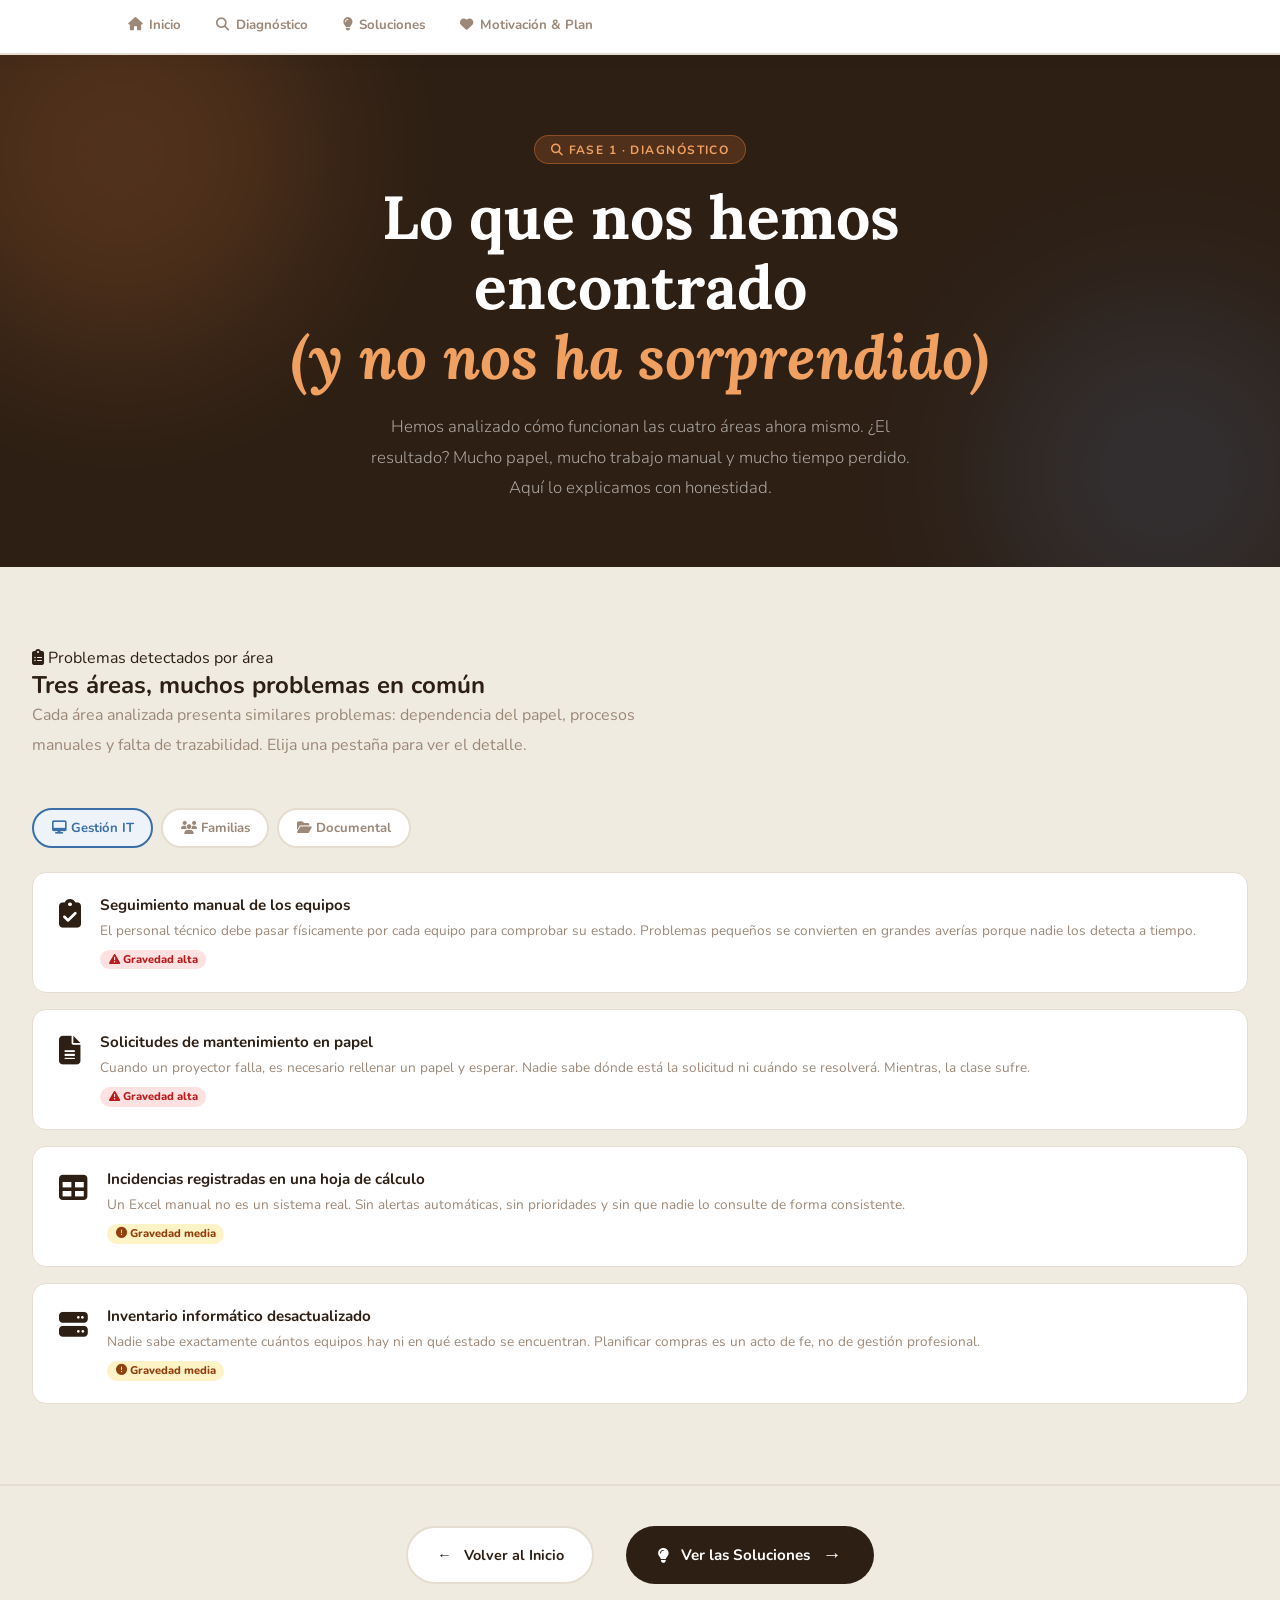
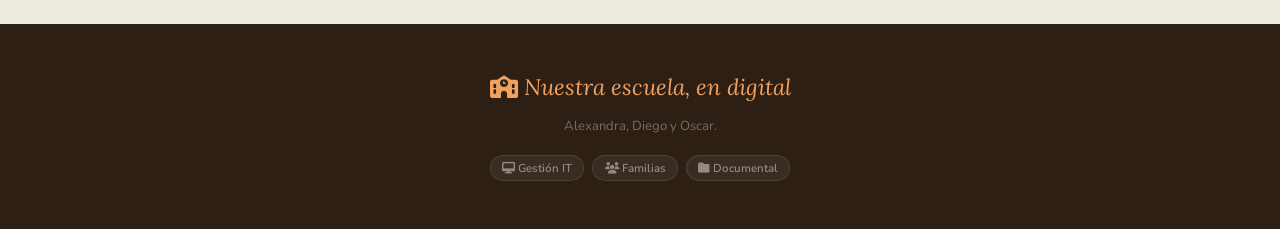
<file: paginas/diagnostic.html>
<!DOCTYPE html>
<html lang="es">
<head>
<meta charset="UTF-8">
<meta name="viewport" content="width=device-width, initial-scale=1.0">
<title>Oslex</title>
<link rel="stylesheet" href="../css/styles.css">
<link rel="icon" href="../img/logo.png" />
    <!-- Font Awesome -->
    <link rel="stylesheet" href="https://cdnjs.cloudflare.com/ajax/libs/font-awesome/6.5.1/css/all.min.css">
</head>
<body>
<!-- NAV -->
<nav>
  <ul>
    <li><a href="../index.html"><i class="fas fa-home"></i> Inicio</a></li>
    <li><a href="./diagnostic.html"><i class="fas fa-search"></i> Diagnóstico</a></li>
    <li><a href="./solucions.html"><i class="fas fa-lightbulb"></i> Soluciones</a></li>
    <li><a href="./motivacio.html"><i class="fas fa-heart"></i> Motivación & Plan</a></li>
  </ul>
</nav>
<!-- PAGE HERO -->
<div class="page-hero">
  <div class="blob blob1"></div>
  <div class="blob blob2"></div>
  <div class="page-kicker"><i class="fas fa-search"></i> Fase 1 · Diagnóstico</div>

  <h1>Lo que nos hemos encontrado<br><em>(y no nos ha sorprendido)</em></h1>
  <p>Hemos analizado cómo funcionan las cuatro áreas ahora mismo. ¿El resultado? Mucho papel, mucho trabajo manual y mucho tiempo perdido. Aquí lo explicamos con honestidad.</p>
</div>
<!-- DIAGNOSIS SECTION -->
<div class="warm-bg">
  <div class="section">
    <div class="label"><i class="fas fa-clipboard-list"></i> Problemas detectados por área</div>
    <h2 class="title">Tres áreas, muchos problemas en común</h2>
    <p class="intro">Cada área analizada presenta similares problemas: dependencia del papel, procesos manuales y falta de trazabilidad. Elija una pestaña para ver el detalle.</p>
    <div class="diag-tabs">
      <button class="dtab it active" onclick="showDiag('d-it',this)"><i class="fas fa-desktop"></i> Gestión IT</button>
      <button class="dtab fam" onclick="showDiag('d-fam',this)"><i class="fas fa-users"></i> Familias</button>
      <button class="dtab doc" onclick="showDiag('d-doc',this)"><i class="fas fa-folder-open"></i> Documental</button>
    </div>
    <!-- IT -->
    <div class="diag-panel active" id="d-it">
      <div class="problem-list">
        <div class="problem-item fade-in">
          <div class="p-icon"><i class="fas fa-clipboard-check"></i></div>
          <div class="p-body">
            <h4>Seguimiento manual de los equipos</h4>
            <p>El personal técnico debe pasar físicamente por cada equipo para comprobar su estado. Problemas pequeños se convierten en grandes averías porque nadie los detecta a tiempo.</p>
            <span class="severity sev-high"><i class="fas fa-exclamation-triangle"></i> Gravedad alta</span>
          </div>
        </div>
        <div class="problem-item fade-in">
          <div class="p-icon"><i class="fas fa-file-alt"></i></div>
          <div class="p-body">
            <h4>Solicitudes de mantenimiento en papel</h4>
            <p>Cuando un proyector falla, es necesario rellenar un papel y esperar. Nadie sabe dónde está la solicitud ni cuándo se resolverá. Mientras, la clase sufre.</p>
            <span class="severity sev-high"><i class="fas fa-exclamation-triangle"></i> Gravedad alta</span>
          </div>
        </div>
        <div class="problem-item fade-in">
          <div class="p-icon"><i class="fas fa-table"></i></div>
          <div class="p-body">
            <h4>Incidencias registradas en una hoja de cálculo</h4>
            <p>Un Excel manual no es un sistema real. Sin alertas automáticas, sin prioridades y sin que nadie lo consulte de forma consistente.</p>
            <span class="severity sev-med"><i class="fas fa-exclamation-circle"></i> Gravedad media</span>
          </div>
        </div>
        <div class="problem-item fade-in">
          <div class="p-icon"><i class="fas fa-server"></i></div>
          <div class="p-body">
            <h4>Inventario informático desactualizado</h4>
            <p>Nadie sabe exactamente cuántos equipos hay ni en qué estado se encuentran. Planificar compras es un acto de fe, no de gestión profesional.</p>
            <span class="severity sev-med"><i class="fas fa-exclamation-circle"></i> Gravedad media</span>
          </div>
        </div>
      </div>
    </div>
    <!-- FAMILIAS -->
    <div class="diag-panel" id="d-fam">
      <div class="problem-list">
        <div class="problem-item fade-in">
          <div class="p-icon"><i class="fas fa-envelope"></i></div>
          <div class="p-body">
            <h4>Comunicados en papel a través de los alumnos</h4>
            <p>El comunicado sale de secretaría, pasa por las manos del alumno y… a veces llega a casa, a veces no. Las familias no saben lo que pasa en el colegio hasta que es demasiado tarde.</p>
            <span class="severity sev-high"><i class="fas fa-exclamation-triangle"></i> Gravedad alta</span>
          </div>
        </div>
        <div class="problem-item fade-in">
          <div class="p-icon"><i class="fas fa-signature"></i></div>
          <div class="p-body">
            <h4>Justificante firmado por los padres</h4>
            <p>Pedir una firma en papel y devolverla a través del alumno es lento y poco fiable. Mucho trabajo administrativo para comprobar quién ha respondido y quién no.</p>
            <span class="severity sev-high"><i class="fas fa-exclamation-triangle"></i> Gravedad alta</span>
          </div>
        </div>
        <div class="problem-item fade-in">
          <div class="p-icon"><i class="fas fa-volume-mute"></i></div>
          <div class="p-body">
            <h4>Comunicación de una sola dirección</h4>
            <p>Las familias no tienen ningún canal digital sencillo para contactar con el colegio. Tienen que llamar por teléfono o venir en persona para cualquier consulta.</p>
            <span class="severity sev-med"><i class="fas fa-exclamation-circle"></i> Gravedad media</span>
          </div>
        </div>
      </div>
    </div>
    <!-- DOCUMENTAL -->
    <div class="diag-panel" id="d-doc">
      <div class="problem-list">
        <div class="problem-item fade-in">
          <div class="p-icon"><i class="fas fa-archive"></i></div>
          <div class="p-body">
            <h4>Archivos físicos para todo</h4>
            <p>Expedientes en papel, dentro de armarios. Si se pierde un documento o hay un incendio, no hay manera de recuperarlo. El riesgo es real e inmediato.</p>
            <span class="severity sev-high"><i class="fas fa-exclamation-triangle"></i> Gravedad alta</span>
          </div>
        </div>
        <div class="problem-item fade-in">
          <div class="p-icon"><i class="fas fa-hourglass-half"></i></div>
          <div class="p-body">
            <h4>Solicitudes de certificados gestionadas manualmente</h4>
            <p>Pedir un certificado implica ir a secretaría, esperar y volver a buscarlo. Un proceso que puede durar días para una tarea que debería ser instantánea.</p>
            <span class="severity sev-high"><i class="fas fa-exclamation-triangle"></i> Gravedad alta</span>
          </div>
        </div>
        <div class="problem-item fade-in">
          <div class="p-icon"><i class="fas fa-puzzle-piece"></i></div>
          <div class="p-body">
            <h4>Sin sistema documental centralizado</h4>
            <p>Cada departamento guarda documentos de manera diferente. Sin versiones actualizadas, sin posibilidad de colaboración y con duplicados por todas partes.</p>
            <span class="severity sev-high"><i class="fas fa-exclamation-triangle"></i> Gravedad alta</span>
          </div>
        </div>
      </div>
    </div>
  </div>
</div>
<!-- NAVIGATION BUTTONS -->
<div class="next-page">
  <div class="nav-buttons">
    <a href="../index.html" class="prev-btn"><span>←</span> Volver al Inicio</a>
    <a href="./solucions.html" class="next-btn"><i class="fas fa-lightbulb"></i> Ver las Soluciones <span>→</span></a>
  </div>
</div>
    <!-- --------- FOOTER ----------->
    <footer>
        <div class="footer_logo">
            <i class="fas fa-school"></i> Nuestra escuela, en digital
        </div>
        <p>Alexandra, Diego y Oscar.</p>
        <div class="footer_opciones">
            <span class="footer_chip"><i class="fas fa-desktop"></i> Gestión IT</span>
            <span class="footer_chip"><i class="fas fa-users"></i> Familias</span>
            <span class="footer_chip"><i class="fas fa-folder"></i> Documental</span>

        </div>
    </footer>
<script src="../js/main.js"></script>
</body>
</html>
</file>
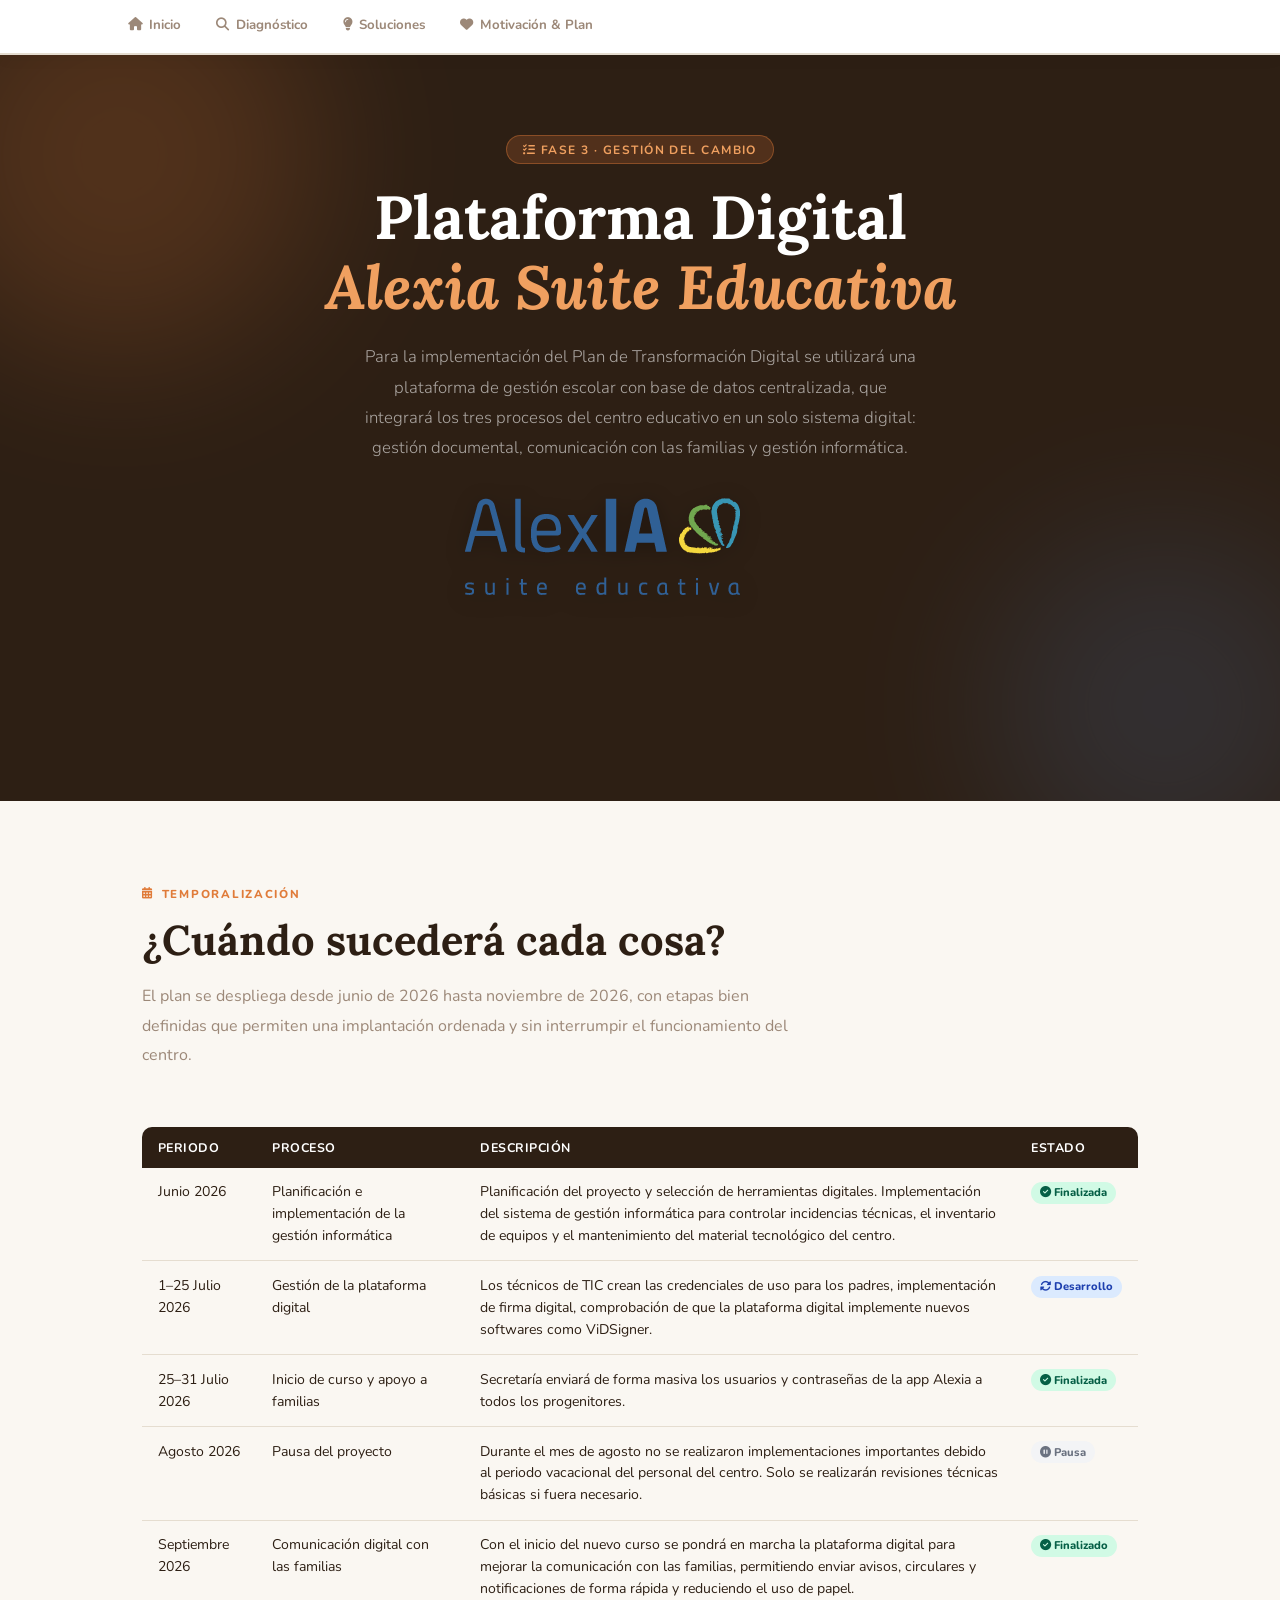
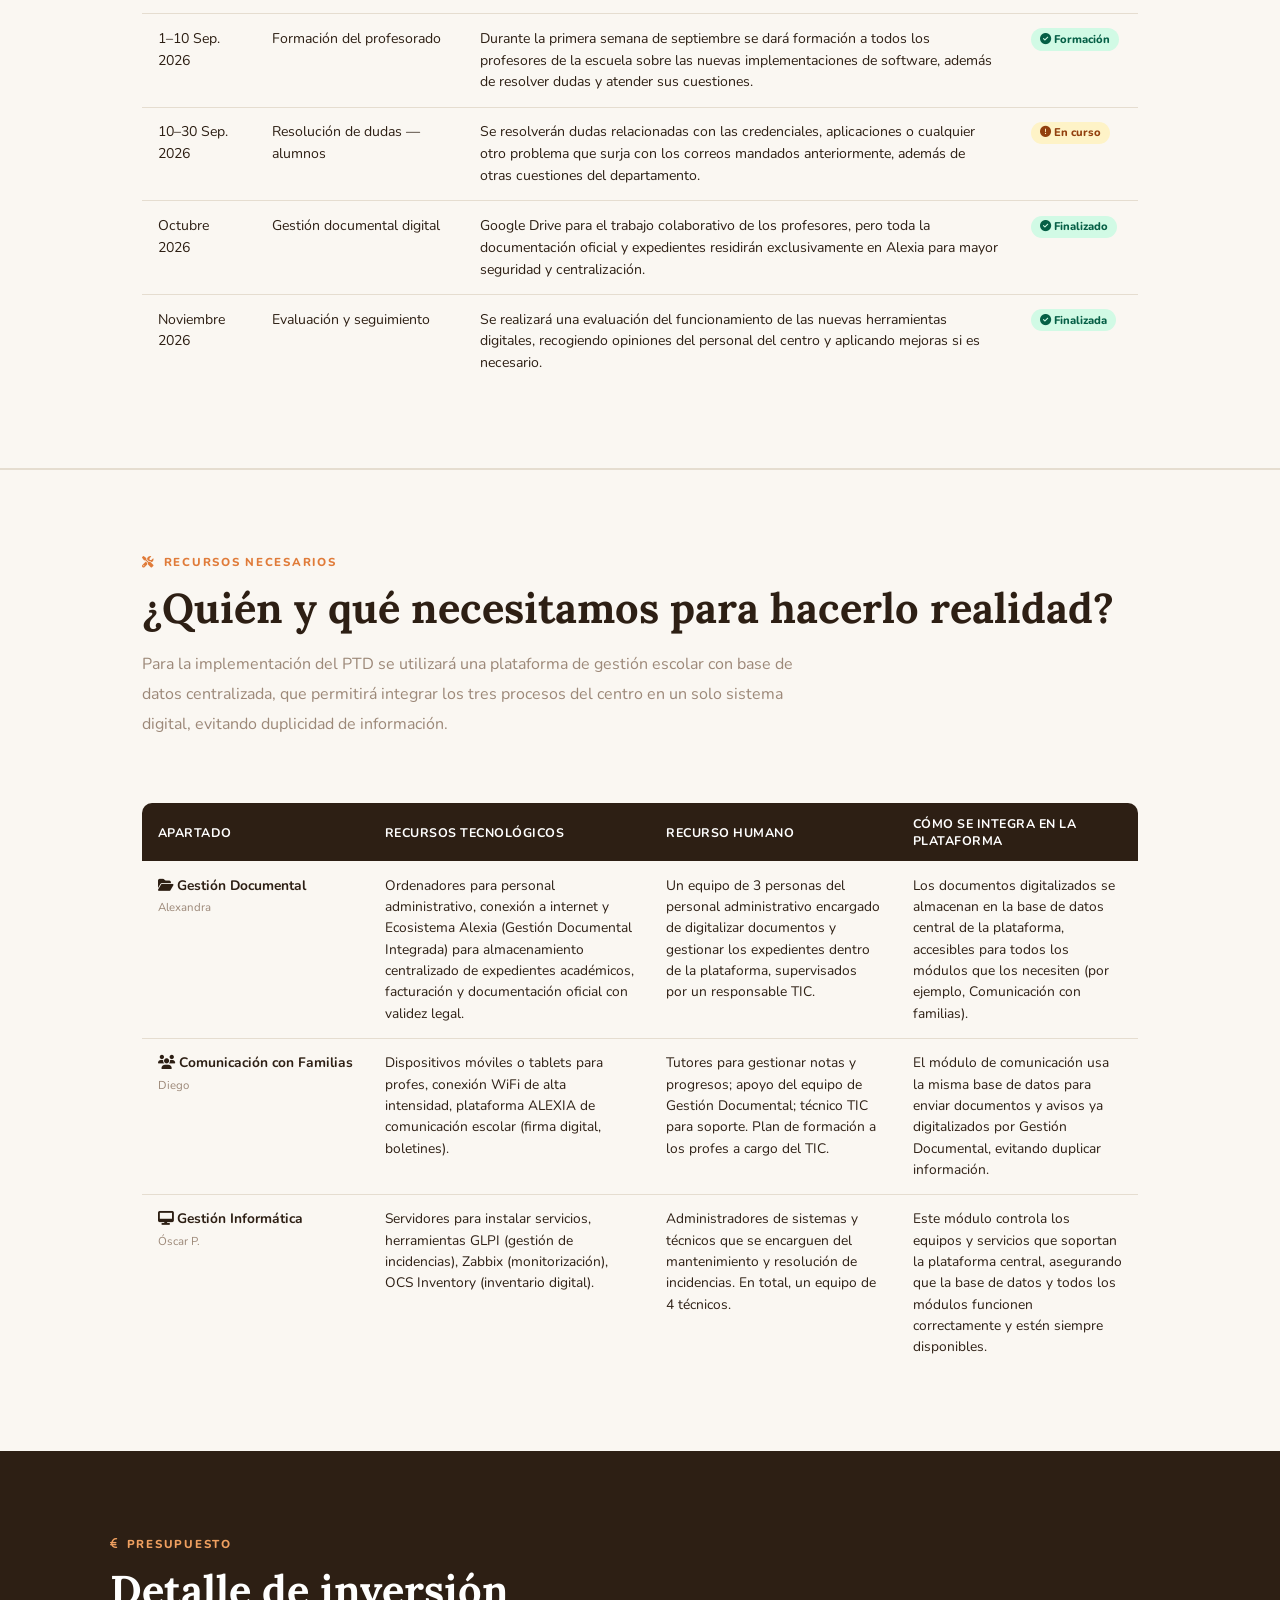
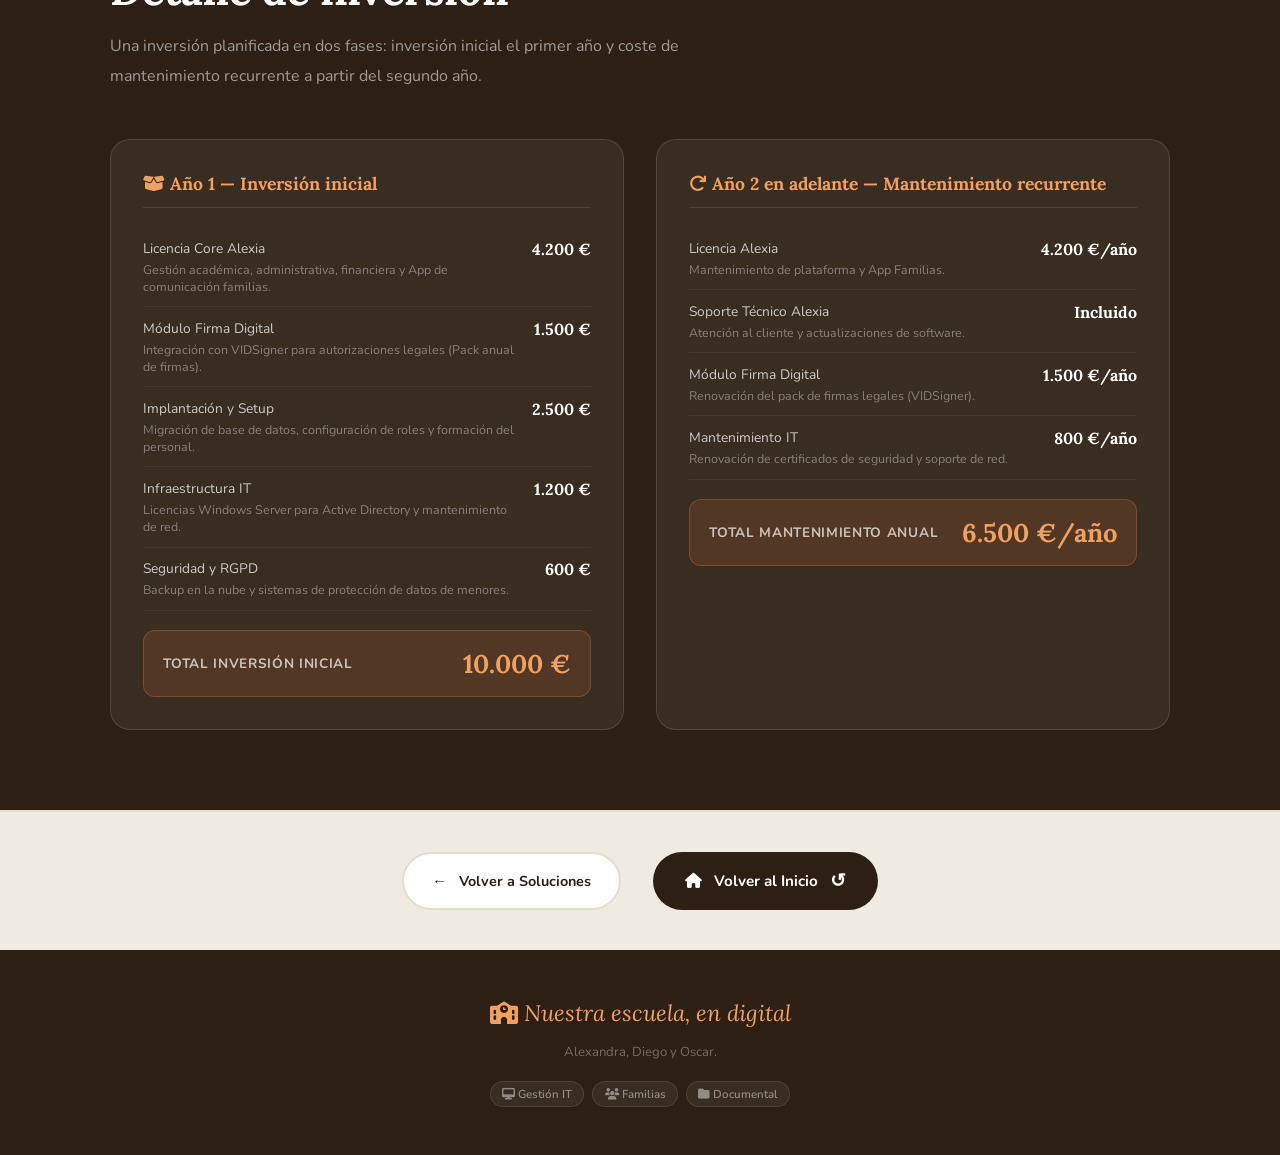
<file: paginas/motivacio.html>
<!DOCTYPE html>
<html lang="es">
<head>
<meta charset="UTF-8">
<meta name="viewport" content="width=device-width, initial-scale=1.0">
<title>Oslex</title>
<link rel="icon" href="../img/logo.png" />
<link rel="stylesheet" href="../css/styles.css">
<link rel="stylesheet" href="https://cdnjs.cloudflare.com/ajax/libs/font-awesome/6.5.1/css/all.min.css">
</head>
<body>
<nav>
  <ul>
    <li><a href="../index.html"><i class="fas fa-home"></i> Inicio</a></li>
    <li><a href="./diagnostic.html"><i class="fas fa-search"></i> Diagnóstico</a></li>
    <li><a href="./solucions.html"><i class="fas fa-lightbulb"></i> Soluciones</a></li>
    <li><a href="./motivacio.html"><i class="fas fa-heart"></i> Motivación & Plan</a></li>
  </ul>
</nav>
<!-- PAGE HERO -->
<div class="page-hero">
  <div class="blob blob1"></div>
  <div class="blob blob2"></div>
  <div class="page-kicker"><i class="fas fa-tasks"></i> Fase 3 · Gestión del Cambio</div>
  <h1>Plataforma Digital<br><em>Alexia Suite Educativa</em></h1>
  <p>Para la implementación del Plan de Transformación Digital se utilizará una plataforma de gestión escolar con base de datos centralizada, que integrará los tres procesos del centro educativo en un solo sistema digital: gestión documental, comunicación con las familias y gestión informática.</p>
      <img  class="imagen" src="../img/logoalexia.png">
</div>
 
</div>
<!-- ════════ TEMPORALIZACIÓN REAL ════════ -->
<div class="seccion" id="calendari">
  <div class="etiqueta"><i class="fas fa-calendar-alt"></i> Temporalización</div>
  <h2 class="titulo">¿Cuándo sucederá cada cosa?</h2>
  <p class="intro">El plan se despliega desde junio de 2026 hasta noviembre de 2026, con etapas bien definidas que permiten una implantación ordenada y sin interrumpir el funcionamiento del centro.</p>
  <div style="overflow-x:auto;">
    <table class="timeline-table">
      <thead>
        <tr>
          <th>Periodo</th>
          <th>Proceso</th>
          <th>Descripción</th>
          <th>Estado</th>
        </tr>
      </thead>
      <tbody>
        <tr>
          <td>Junio 2026</td>
          <td>Planificación e implementación de la gestión informática</td>
          <td>Planificación del proyecto y selección de herramientas digitales. Implementación del sistema de gestión informática para controlar incidencias técnicas, el inventario de equipos y el mantenimiento del material tecnológico del centro.</td>
          <td><span class="tl-status tl-done"><i class="fas fa-check-circle"></i> Finalizada</span></td>
        </tr>
        <tr>
          <td>1–25 Julio 2026</td>
          <td>Gestión de la plataforma digital</td>
          <td>Los técnicos de TIC crean las credenciales de uso para los padres, implementación de firma digital, comprobación de que la plataforma digital implemente nuevos softwares como ViDSigner.</td>
          <td><span class="tl-status tl-dev"><i class="fas fa-sync-alt"></i> Desarrollo</span></td>
        </tr>
        <tr>
          <td>25–31 Julio 2026</td>
          <td>Inicio de curso y apoyo a familias</td>
          <td>Secretaría enviará de forma masiva los usuarios y contraseñas de la app Alexia a todos los progenitores.</td>
          <td><span class="tl-status tl-done"><i class="fas fa-check-circle"></i> Finalizada</span></td>
        </tr>
        <tr>
          <td>Agosto 2026</td>
          <td>Pausa del proyecto</td>
          <td>Durante el mes de agosto no se realizaron implementaciones importantes debido al periodo vacacional del personal del centro. Solo se realizarán revisiones técnicas básicas si fuera necesario.</td>
          <td><span class="tl-status tl-pause"><i class="fas fa-pause-circle"></i> Pausa</span></td>
        </tr>
        <tr>
          <td>Septiembre 2026</td>
          <td>Comunicación digital con las familias</td>
          <td>Con el inicio del nuevo curso se pondrá en marcha la plataforma digital para mejorar la comunicación con las familias, permitiendo enviar avisos, circulares y notificaciones de forma rápida y reduciendo el uso de papel.</td>
          <td><span class="tl-status tl-done"><i class="fas fa-check-circle"></i> Finalizado</span></td>
        </tr>
        <tr>
          <td>1–10 Sep. 2026</td>
          <td>Formación del profesorado</td>
          <td>Durante la primera semana de septiembre se dará formación a todos los profesores de la escuela sobre las nuevas implementaciones de software, además de resolver dudas y atender sus cuestiones.</td>
          <td><span class="tl-status tl-done"><i class="fas fa-check-circle"></i> Formación</span></td>
        </tr>
        <tr>
          <td>10–30 Sep. 2026</td>
          <td>Resolución de dudas — alumnos</td>
          <td>Se resolverán dudas relacionadas con las credenciales, aplicaciones o cualquier otro problema que surja con los correos mandados anteriormente, además de otras cuestiones del departamento.</td>
          <td><span class="tl-status tl-pending"><i class="fas fa-exclamation-circle"></i> En curso</span></td>
        </tr>
        <tr>
          <td>Octubre 2026</td>
          <td>Gestión documental digital</td>
          <td>Google Drive para el trabajo colaborativo de los profesores, pero toda la documentación oficial y expedientes residirán exclusivamente en Alexia para mayor seguridad y centralización.</td>
          <td><span class="tl-status tl-done"><i class="fas fa-check-circle"></i> Finalizado</span></td>
        </tr>
        <tr>
          <td>Noviembre 2026</td>
          <td>Evaluación y seguimiento</td>
          <td>Se realizará una evaluación del funcionamiento de las nuevas herramientas digitales, recogiendo opiniones del personal del centro y aplicando mejoras si es necesario.</td>
          <td><span class="tl-status tl-done"><i class="fas fa-check-circle"></i> Finalizada</span></td>
        </tr>
      </tbody>
    </table>
  </div>
</div>
<hr class="sep">
<!-- ════════ RECURSOS NECESARIOS ════════ -->
<div class="seccion" id="recursos">
  <div class="etiqueta"><i class="fas fa-tools"></i> Recursos necesarios</div>
  <h2 class="titulo">¿Quién y qué necesitamos para hacerlo realidad?</h2>
  <p class="intro">Para la implementación del PTD se utilizará una plataforma de gestión escolar con base de datos centralizada, que permitirá integrar los tres procesos del centro en un solo sistema digital, evitando duplicidad de información.</p>
  <div style="overflow-x:auto;">
    <table class="recursos-table">
      <thead>
        <tr>
          <th>Apartado</th>
          <th>Recursos tecnológicos</th>
          <th>Recurso humano</th>
          <th>Cómo se integra en la plataforma</th>
        </tr>
      </thead>
      <tbody>
        <tr>
          <td><i class="fas fa-folder-open"></i> Gestión Documental<br><small style="color:var(--muted);font-weight:400;">Alexandra</small></td>
          <td>Ordenadores para personal administrativo, conexión a internet y Ecosistema Alexia (Gestión Documental Integrada) para almacenamiento centralizado de expedientes académicos, facturación y documentación oficial con validez legal.</td>
          <td>Un equipo de 3 personas del personal administrativo encargado de digitalizar documentos y gestionar los expedientes dentro de la plataforma, supervisados por un responsable TIC.</td>
          <td>Los documentos digitalizados se almacenan en la base de datos central de la plataforma, accesibles para todos los módulos que los necesiten (por ejemplo, Comunicación con familias).</td>
        </tr>
        <tr>
          <td><i class="fas fa-users"></i> Comunicación con Familias<br><small style="color:var(--muted);font-weight:400;">Diego</small></td>
          <td>Dispositivos móviles o tablets para profes, conexión WiFi de alta intensidad, plataforma ALEXIA de comunicación escolar (firma digital, boletines).</td>
          <td>Tutores para gestionar notas y progresos; apoyo del equipo de Gestión Documental; técnico TIC para soporte. Plan de formación a los profes a cargo del TIC.</td>
          <td>El módulo de comunicación usa la misma base de datos para enviar documentos y avisos ya digitalizados por Gestión Documental, evitando duplicar información.</td>
        </tr>
        <tr>
          <td><i class="fas fa-desktop"></i> Gestión Informática<br><small style="color:var(--muted);font-weight:400;">Óscar P.</small></td>
          <td>Servidores para instalar servicios, herramientas GLPI (gestión de incidencias), Zabbix (monitorización), OCS Inventory (inventario digital).</td>
          <td>Administradores de sistemas y técnicos que se encarguen del mantenimiento y resolución de incidencias. En total, un equipo de 4 técnicos.</td>
          <td>Este módulo controla los equipos y servicios que soportan la plataforma central, asegurando que la base de datos y todos los módulos funcionen correctamente y estén siempre disponibles.</td>
        </tr>
      </tbody>
    </table>
  </div>
</div>
<!-- ════════ PRESUPUESTO ════════ -->
<div class="presupuesto-section" id="presupuesto">
  <div class="presupuesto-inner">
    <div class="etiqueta"><i class="fas fa-euro-sign"></i> Presupuesto</div>
    <h2 class="titulo">Detalle de inversión</h2>
    <p class="intro">Una inversión planificada en dos fases: inversión inicial el primer año y coste de mantenimiento recurrente a partir del segundo año.</p>
    <div class="budget-grid">
      <!-- AÑO 1 -->
      <div class="budget-card">
        <h3><i class="fas fa-box-open"></i> Año 1 — Inversión inicial</h3>
        <div class="budget-line">
          <div>
            <div class="bl-concept">Licencia Core Alexia</div>
            <div class="bl-desc">Gestión académica, administrativa, financiera y App de comunicación familias.</div>
          </div>
          <div class="bl-price">4.200 €</div>
        </div>
        <div class="budget-line">
          <div>
            <div class="bl-concept">Módulo Firma Digital</div>
            <div class="bl-desc">Integración con VIDSigner para autorizaciones legales (Pack anual de firmas).</div>
          </div>
          <div class="bl-price">1.500 €</div>
        </div>
        <div class="budget-line">
          <div>
            <div class="bl-concept">Implantación y Setup</div>
            <div class="bl-desc">Migración de base de datos, configuración de roles y formación del personal.</div>
          </div>
          <div class="bl-price">2.500 €</div>
        </div>
        <div class="budget-line">
          <div>
            <div class="bl-concept">Infraestructura IT</div>
            <div class="bl-desc">Licencias Windows Server para Active Directory y mantenimiento de red.</div>
          </div>
          <div class="bl-price">1.200 €</div>
        </div>
        <div class="budget-line">
          <div>
            <div class="bl-concept">Seguridad y RGPD</div>
            <div class="bl-desc">Backup en la nube y sistemas de protección de datos de menores.</div>
          </div>
          <div class="bl-price">600 €</div>
        </div>
        <div class="budget-total">
          <span>Total inversión inicial</span>
          <span class="total-amount">10.000 €</span>
        </div>
      </div>
      <!-- AÑO 2+ -->
      <div class="budget-card">
        <h3><i class="fas fa-redo"></i> Año 2 en adelante — Mantenimiento recurrente</h3>
        <div class="budget-line">
          <div>
            <div class="bl-concept">Licencia Alexia</div>
            <div class="bl-desc">Mantenimiento de plataforma y App Familias.</div>
          </div>
          <div class="bl-price">4.200 €/año</div>
        </div>
        <div class="budget-line">
          <div>
            <div class="bl-concept">Soporte Técnico Alexia</div>
            <div class="bl-desc">Atención al cliente y actualizaciones de software.</div>
          </div>
          <div class="bl-price">Incluido</div>
        </div>
        <div class="budget-line">
          <div>
            <div class="bl-concept">Módulo Firma Digital</div>
            <div class="bl-desc">Renovación del pack de firmas legales (VIDSigner).</div>
          </div>
          <div class="bl-price">1.500 €/año</div>
        </div>
        <div class="budget-line">
          <div>
            <div class="bl-concept">Mantenimiento IT</div>
            <div class="bl-desc">Renovación de certificados de seguridad y soporte de red.</div>
          </div>
          <div class="bl-price">800 €/año</div>
        </div>
        <div class="budget-total">
          <span>Total mantenimiento anual</span>
          <span class="total-amount">6.500 €/año</span>
        </div>
      </div>
    </div>
  </div>
</div>
<!-- NAV BUTTONS -->
<div class="next-page">
  <div class="nav-buttons">
    <a href="./solucions.html" class="prev-btn"><span>←</span> Volver a Soluciones</a>
    <a href="../index.html" class="next-btn"><i class="fas fa-home"></i> Volver al Inicio <span>↺</span></a>
  </div>
</div>
<footer>
  <div class="footer_logo"><i class="fas fa-school"></i> Nuestra escuela, en digital</div>
  <p>Alexandra, Diego y Oscar.</p>
  <div class="footer_opciones">
    <span class="footer_chip"><i class="fas fa-desktop"></i> Gestión IT</span>
    <span class="footer_chip"><i class="fas fa-users"></i> Familias</span>
    <span class="footer_chip"><i class="fas fa-folder"></i> Documental</span>

  </div>
</footer>
<script src="../js/main.js"></script>
</body>
</html>
</file>
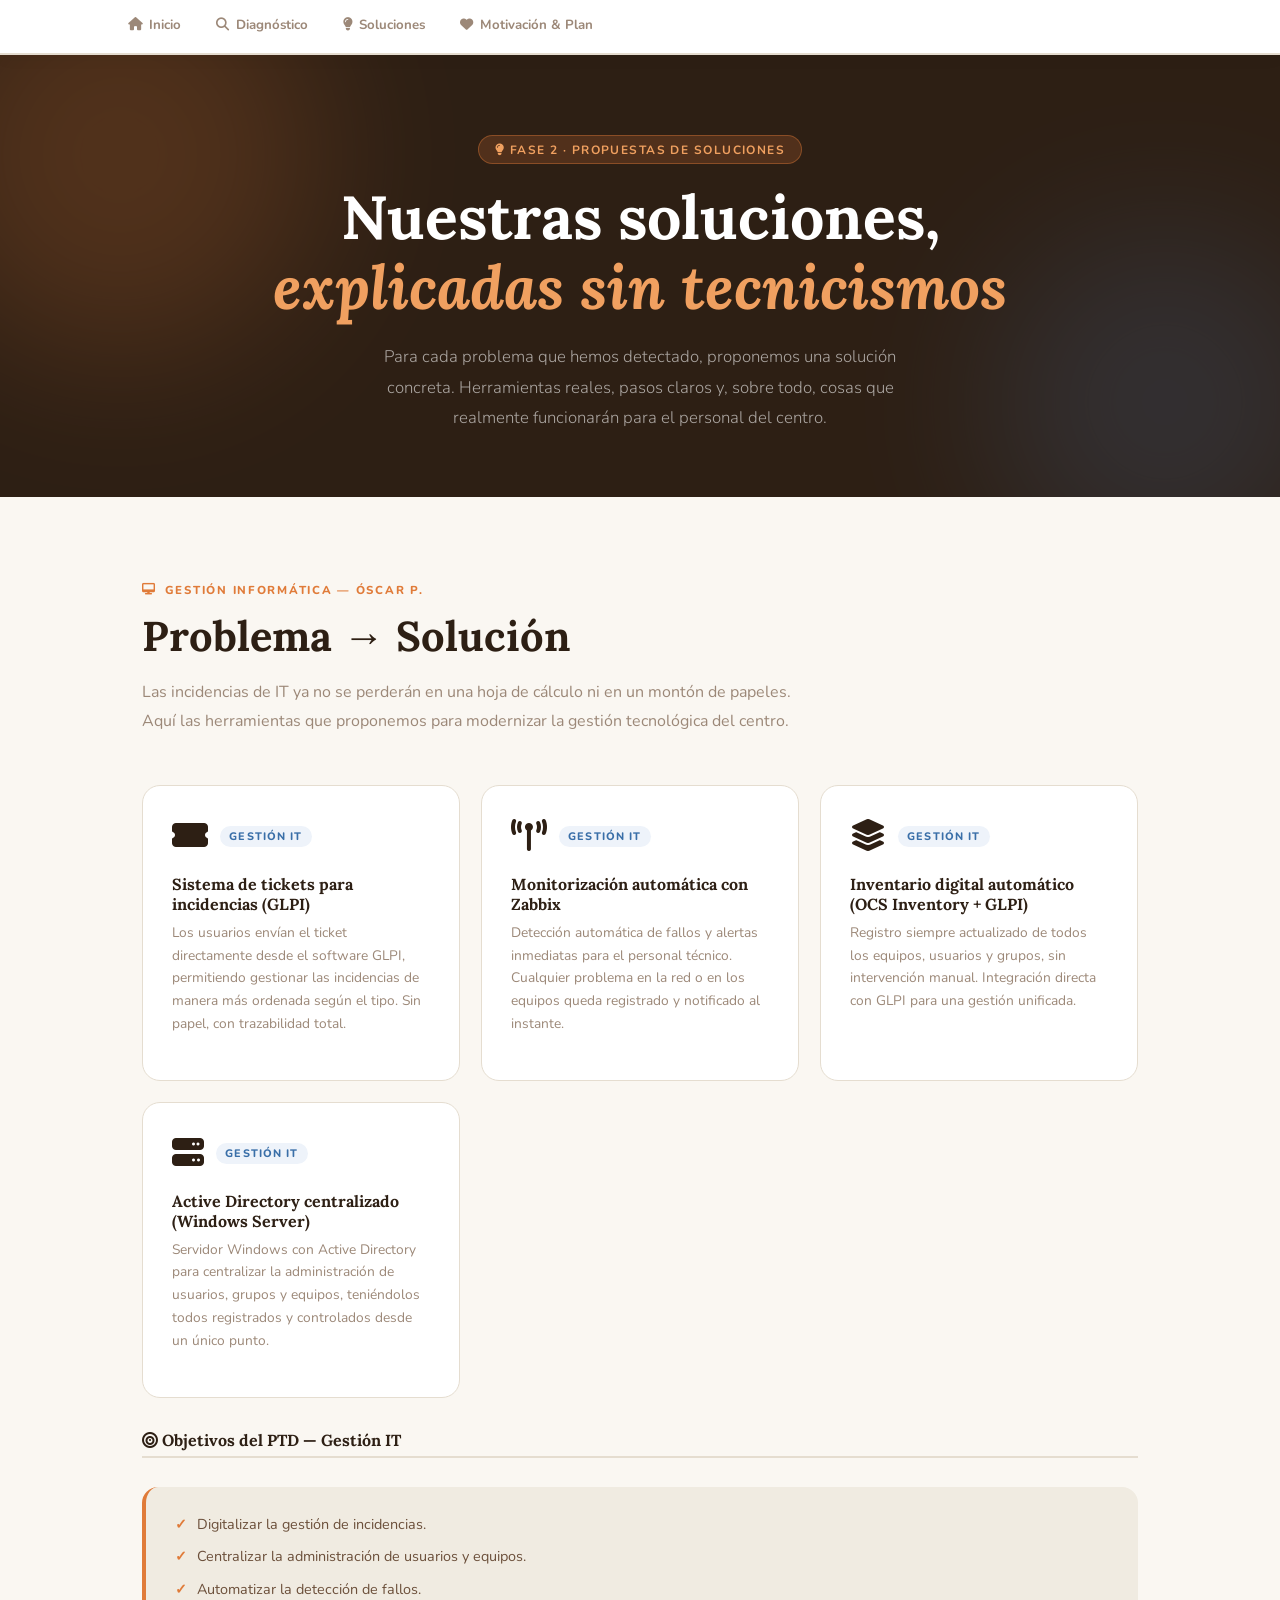
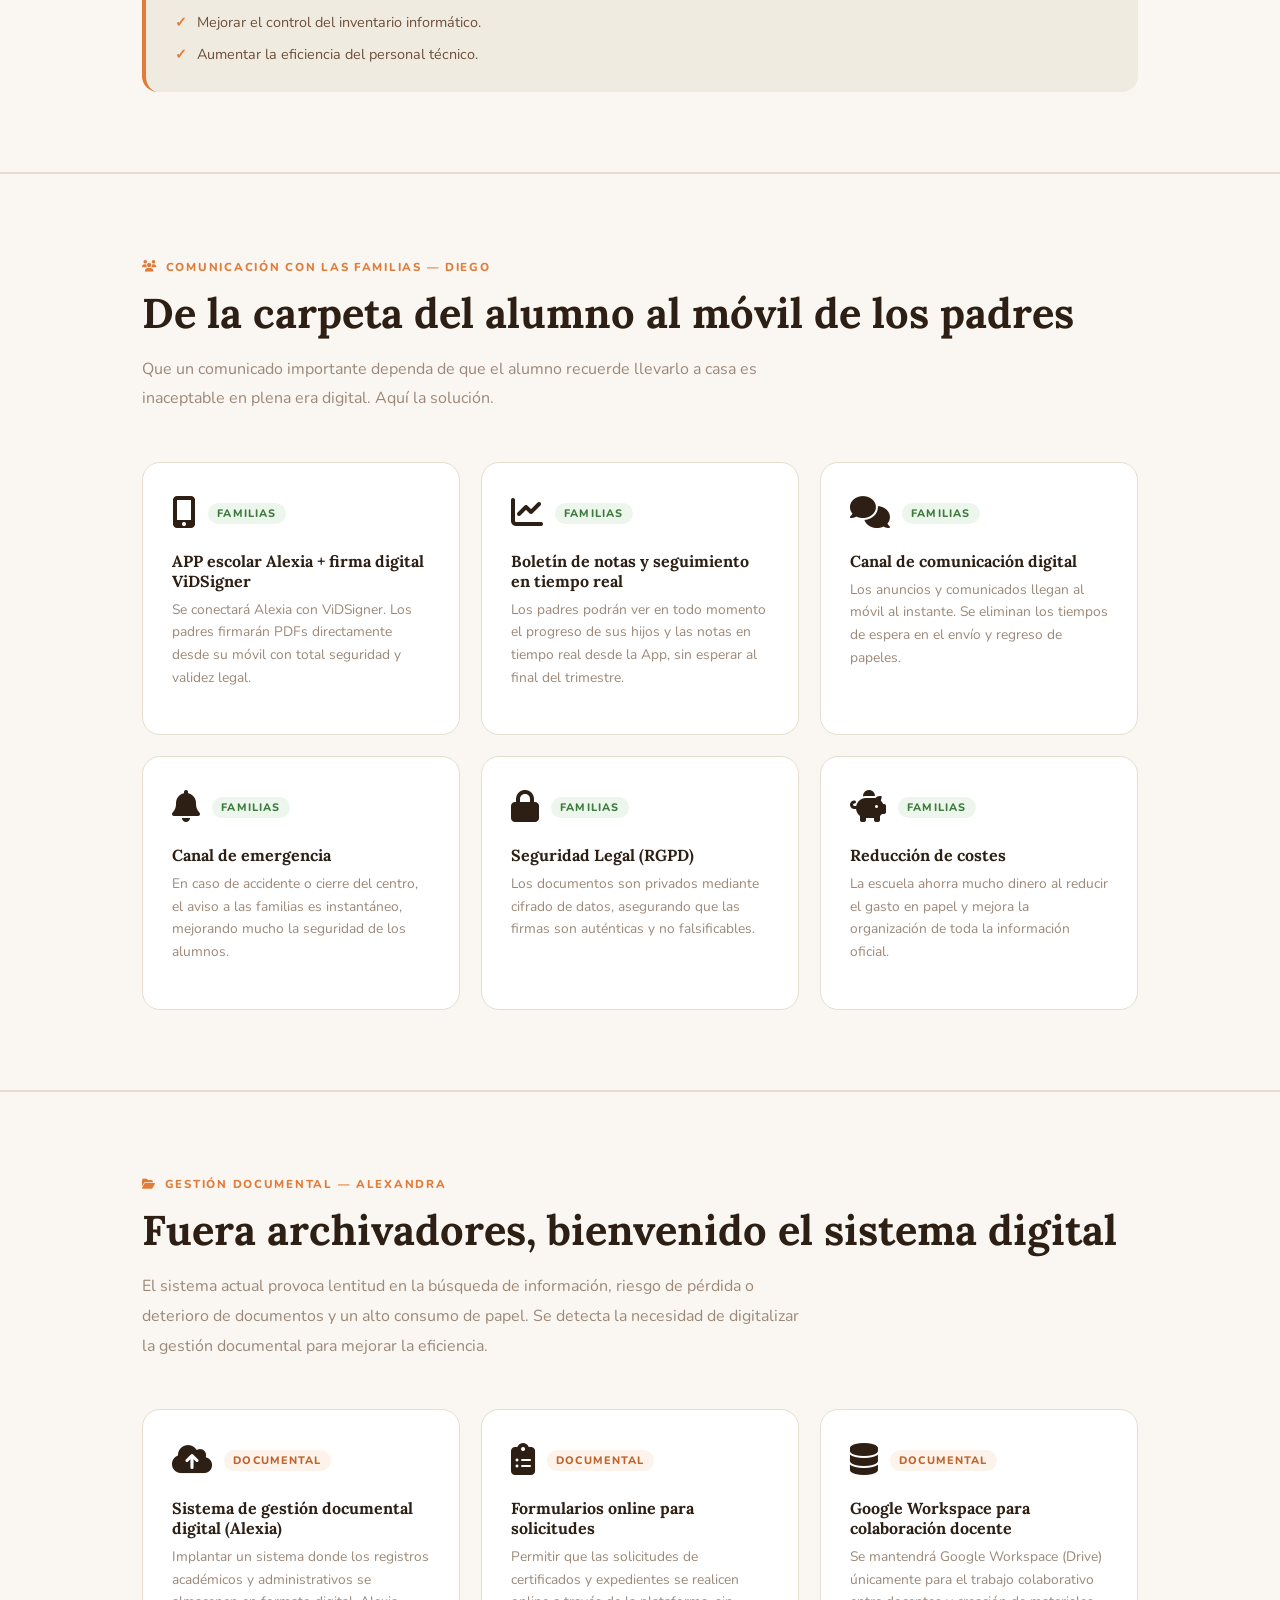
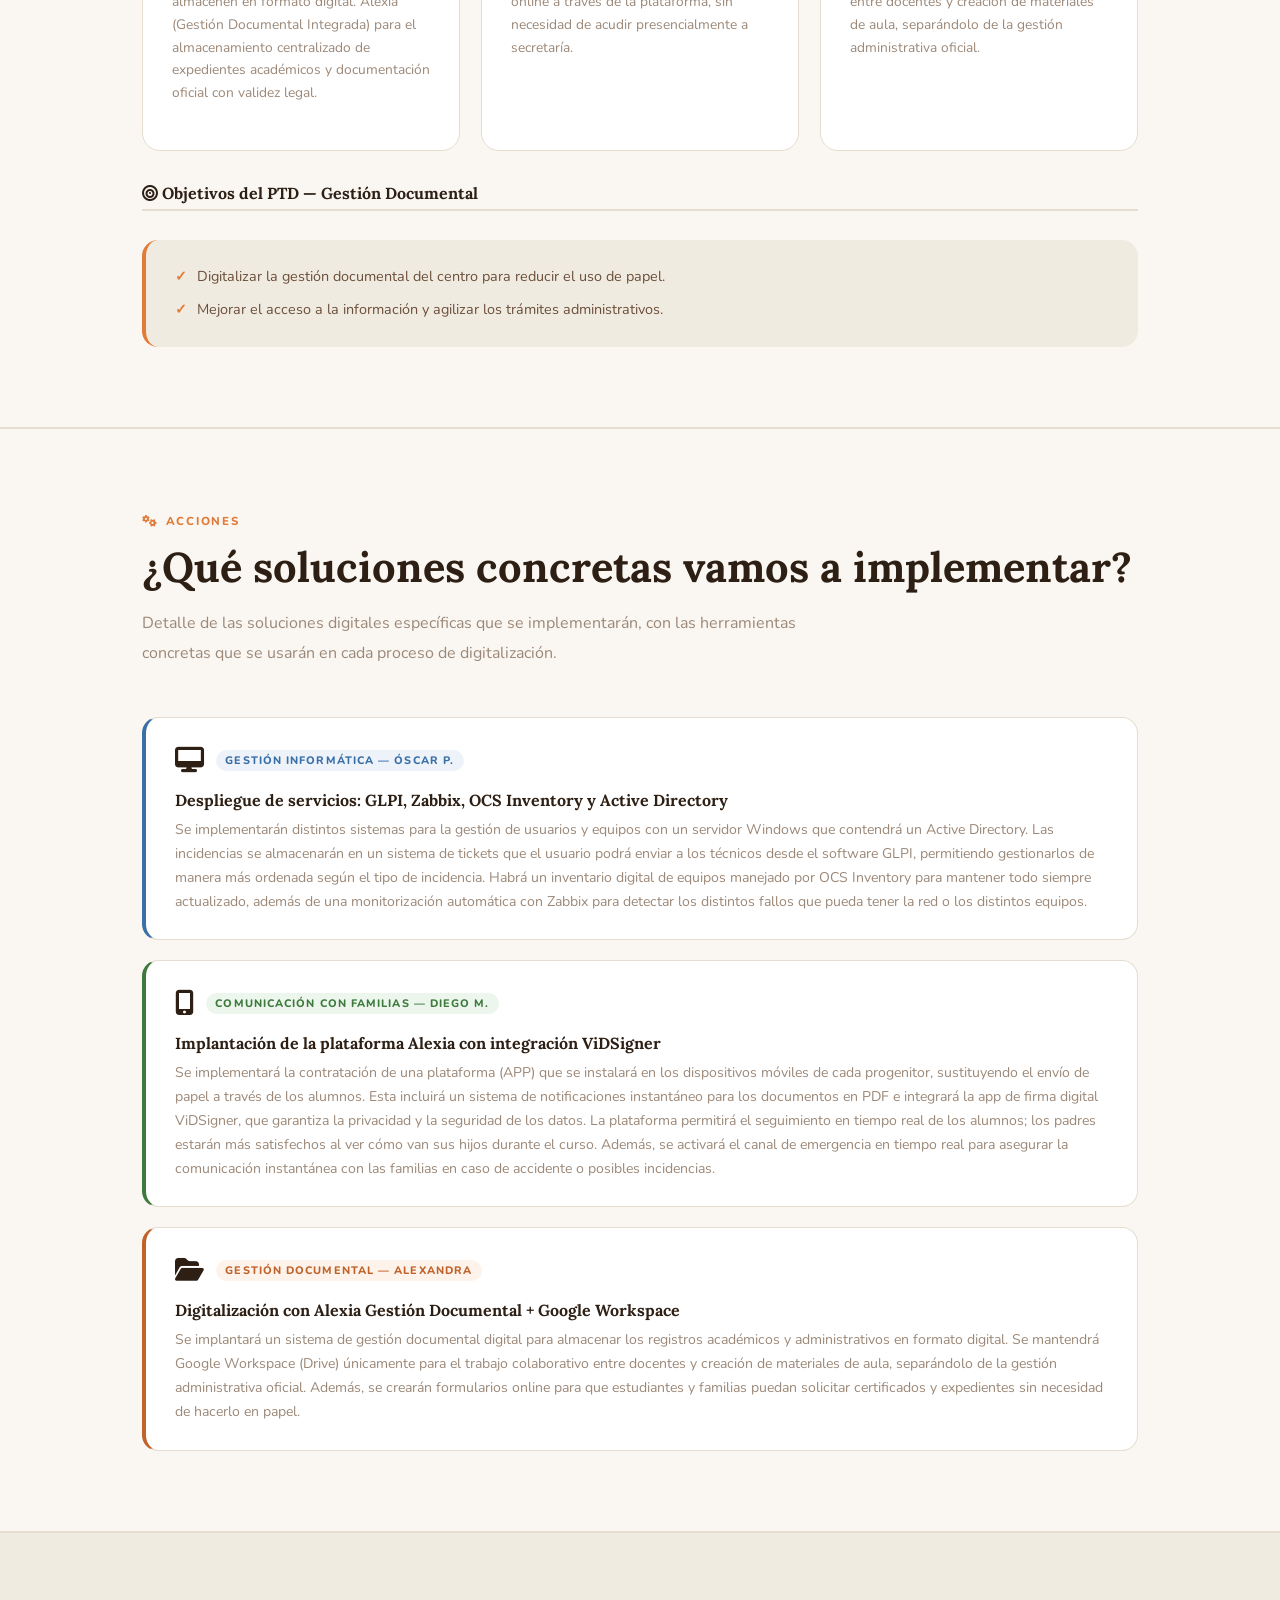
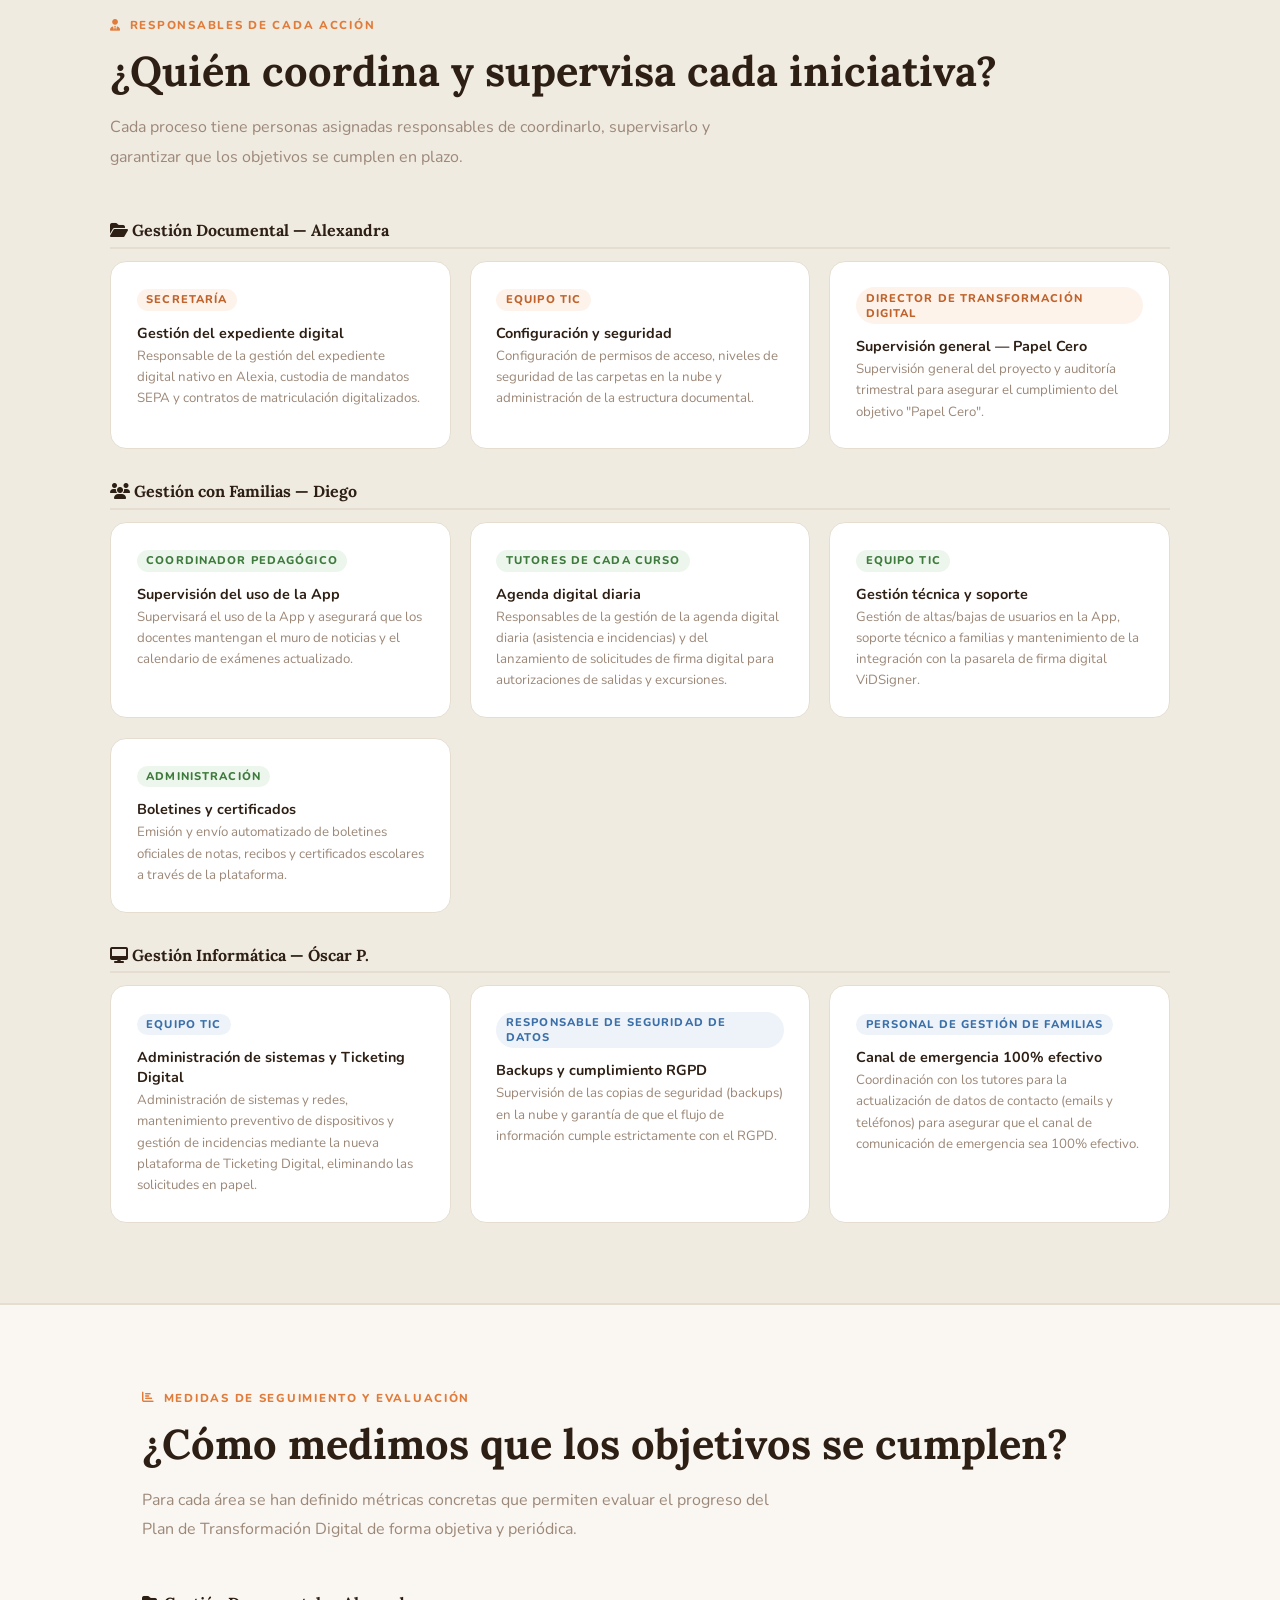
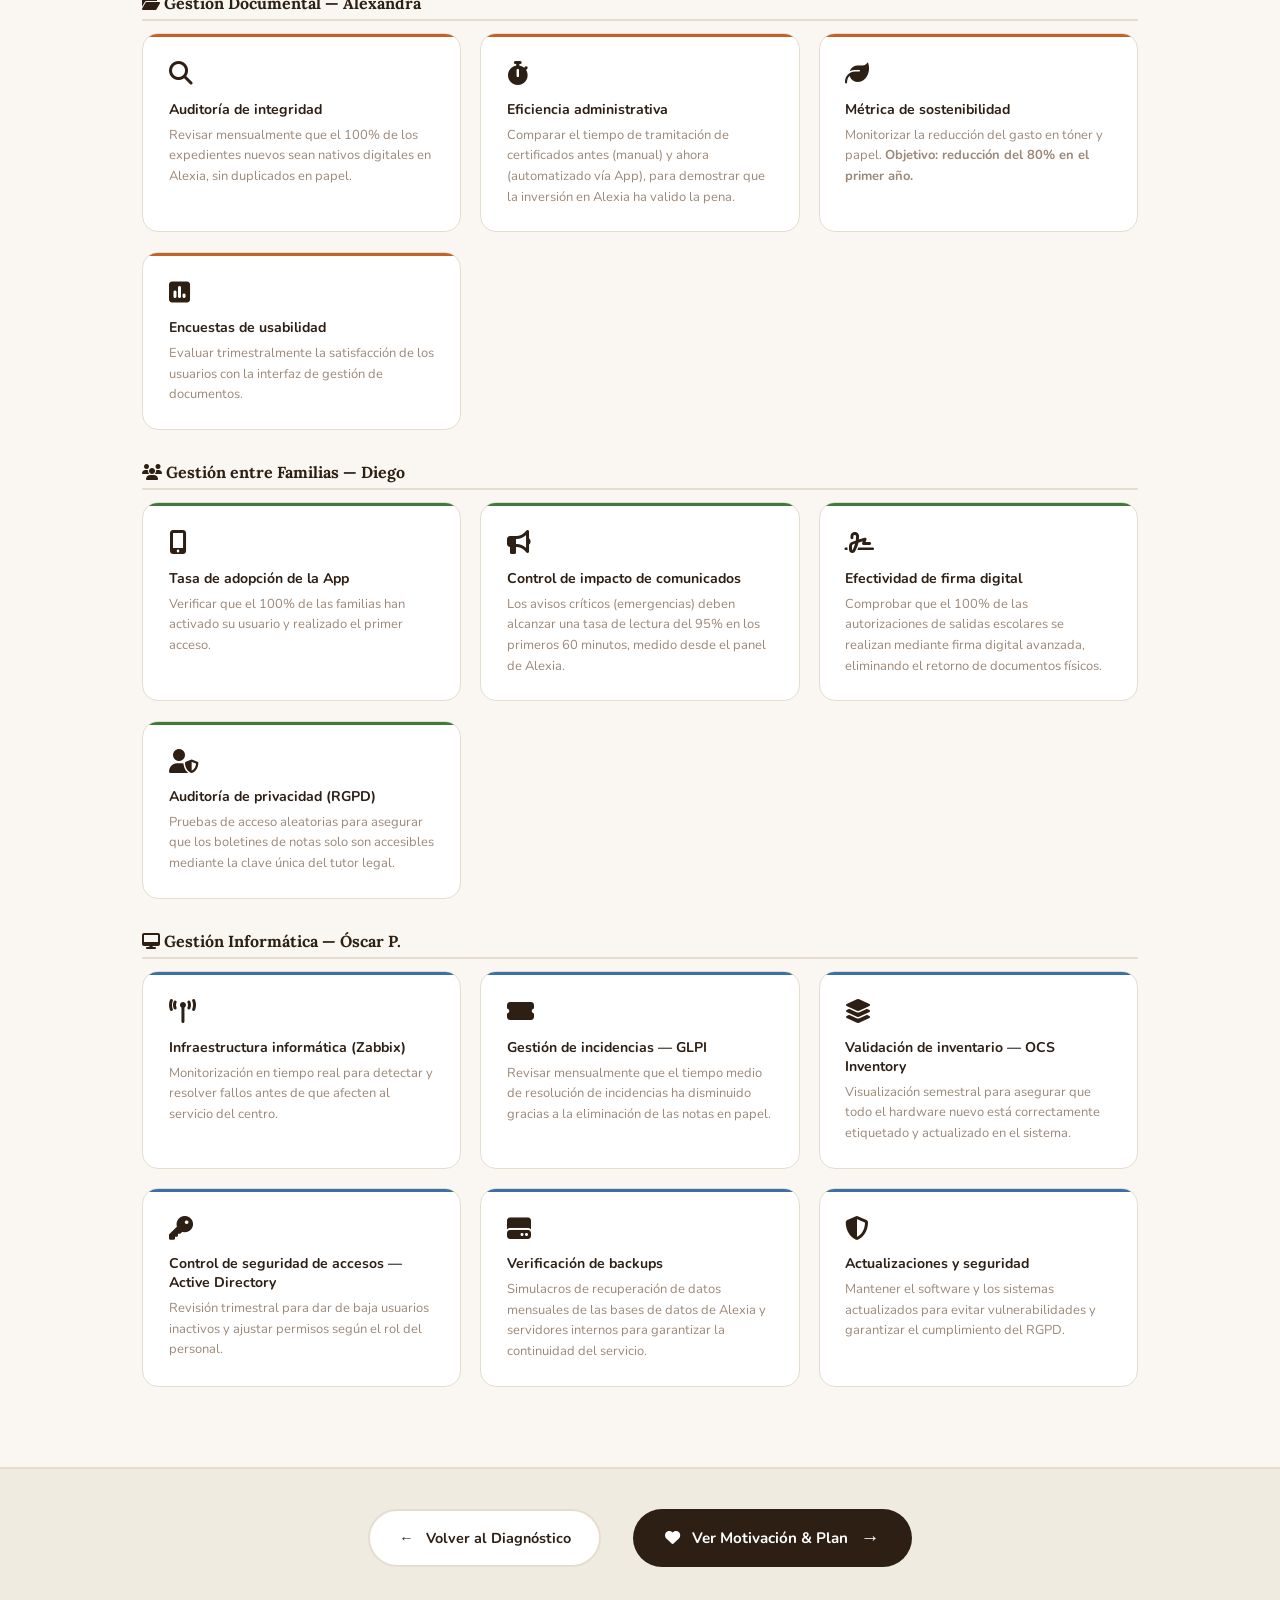
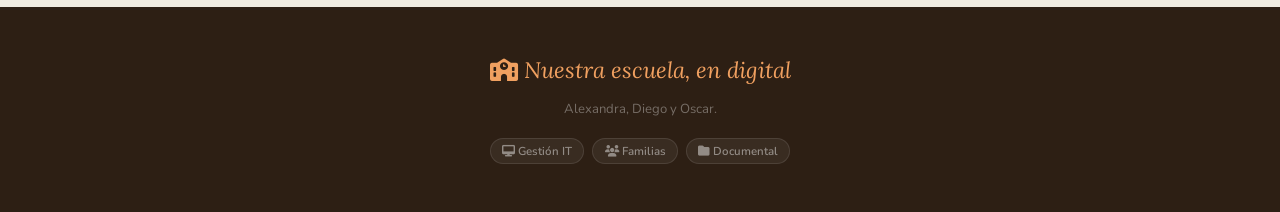
<file: paginas/solucions.html>
<!DOCTYPE html>
<html lang="es">
<head>
<meta charset="UTF-8">
<meta name="viewport" content="width=device-width, initial-scale=1.0">
<title>Oslex</title>
<link rel="icon" href="../img/logo.png" />
<link rel="stylesheet" href="../css/styles.css">
<link rel="stylesheet" href="https://cdnjs.cloudflare.com/ajax/libs/font-awesome/6.5.1/css/all.min.css">
</head>
<body>
<nav>
  <ul>
    <li><a href="../index.html"><i class="fas fa-home"></i> Inicio</a></li>
    <li><a href="./diagnostic.html"><i class="fas fa-search"></i> Diagnóstico</a></li>
    <li><a href="./solucions.html"><i class="fas fa-lightbulb"></i> Soluciones</a></li>
    <li><a href="./motivacio.html"><i class="fas fa-heart"></i> Motivación & Plan</a></li>
  </ul>
</nav>
<div class="page-hero">
  <div class="blob blob1"></div>
  <div class="blob blob2"></div>
  <div class="page-kicker"><i class="fas fa-lightbulb"></i> Fase 2 · Propuestas de soluciones</div>

  <h1>Nuestras soluciones,<br><em>explicadas sin tecnicismos</em></h1>
  <p>Para cada problema que hemos detectado, proponemos una solución concreta. Herramientas reales, pasos claros y, sobre todo, cosas que realmente funcionarán para el personal del centro.</p>
</div>
<!-- ── GESTIÓN IT ── -->
<div class="seccion">
  <div class="etiqueta"><i class="fas fa-desktop"></i> Gestión Informática — Óscar P.</div>
  <h2 class="titulo">Problema → Solución</h2>
  <p class="intro">Las incidencias de IT ya no se perderán en una hoja de cálculo ni en un montón de papeles. Aquí las herramientas que proponemos para modernizar la gestión tecnológica del centro.</p>
  <div class="proposals-wrap">
    <div class="prop-card fade-in">
      <div class="prop-header"><span class="prop-emoji"><i class="fas fa-ticket-alt"></i></span><span class="prop-area it">Gestión IT</span></div>
      <h4>Sistema de tickets para incidencias (GLPI)</h4>
      <p>Los usuarios envían el ticket directamente desde el software GLPI, permitiendo gestionar las incidencias de manera más ordenada según el tipo. Sin papel, con trazabilidad total.</p>
    </div>
    <div class="prop-card fade-in">
      <div class="prop-header"><span class="prop-emoji"><i class="fas fa-broadcast-tower"></i></span><span class="prop-area it">Gestión IT</span></div>
      <h4>Monitorización automática con Zabbix</h4>
      <p>Detección automática de fallos y alertas inmediatas para el personal técnico. Cualquier problema en la red o en los equipos queda registrado y notificado al instante.</p>
    </div>
    <div class="prop-card fade-in">
      <div class="prop-header"><span class="prop-emoji"><i class="fas fa-layer-group"></i></span><span class="prop-area it">Gestión IT</span></div>
      <h4>Inventario digital automático (OCS Inventory + GLPI)</h4>
      <p>Registro siempre actualizado de todos los equipos, usuarios y grupos, sin intervención manual. Integración directa con GLPI para una gestión unificada.</p>
    </div>
    <div class="prop-card fade-in">
      <div class="prop-header"><span class="prop-emoji"><i class="fas fa-server"></i></span><span class="prop-area it">Gestión IT</span></div>
      <h4>Active Directory centralizado (Windows Server)</h4>
      <p>Servidor Windows con Active Directory para centralizar la administración de usuarios, grupos y equipos, teniéndolos todos registrados y controlados desde un único punto.</p>
    </div>
  </div>
  <h3 class="subsection-title"><i class="fas fa-bullseye"></i> Objetivos del PTD — Gestión IT</h3>
  <ul class="objectives">
    <li>Digitalizar la gestión de incidencias.</li>
    <li>Centralizar la administración de usuarios y equipos.</li>
    <li>Automatizar la detección de fallos.</li>
    <li>Mejorar el control del inventario informático.</li>
    <li>Aumentar la eficiencia del personal técnico.</li>
  </ul>
</div>
<hr class="sep">
<!-- ── FAMILIAS ── -->
<div class="seccion">
  <div class="etiqueta"><i class="fas fa-users"></i> Comunicación con las Familias — Diego</div>
  <h2 class="titulo">De la carpeta del alumno al móvil de los padres</h2>
  <p class="intro">Que un comunicado importante dependa de que el alumno recuerde llevarlo a casa es inaceptable en plena era digital. Aquí la solución.</p>
  <div class="proposals-wrap">
    <div class="prop-card fade-in">
      <div class="prop-header"><span class="prop-emoji"><i class="fas fa-mobile-alt"></i></span><span class="prop-area fam">Familias</span></div>
      <h4>APP escolar Alexia + firma digital ViDSigner</h4>
      <p>Se conectará Alexia con ViDSigner. Los padres firmarán PDFs directamente desde su móvil con total seguridad y validez legal.</p>
    </div>
    <div class="prop-card fade-in">
      <div class="prop-header"><span class="prop-emoji"><i class="fas fa-chart-line"></i></span><span class="prop-area fam">Familias</span></div>
      <h4>Boletín de notas y seguimiento en tiempo real</h4>
      <p>Los padres podrán ver en todo momento el progreso de sus hijos y las notas en tiempo real desde la App, sin esperar al final del trimestre.</p>
    </div>
    <div class="prop-card fade-in">
      <div class="prop-header"><span class="prop-emoji"><i class="fas fa-comments"></i></span><span class="prop-area fam">Familias</span></div>
      <h4>Canal de comunicación digital</h4>
      <p>Los anuncios y comunicados llegan al móvil al instante. Se eliminan los tiempos de espera en el envío y regreso de papeles.</p>
    </div>
    <div class="prop-card fade-in">
      <div class="prop-header"><span class="prop-emoji"><i class="fas fa-bell"></i></span><span class="prop-area fam">Familias</span></div>
      <h4>Canal de emergencia</h4>
      <p>En caso de accidente o cierre del centro, el aviso a las familias es instantáneo, mejorando mucho la seguridad de los alumnos.</p>
    </div>
    <div class="prop-card fade-in">
      <div class="prop-header"><span class="prop-emoji"><i class="fas fa-lock"></i></span><span class="prop-area fam">Familias</span></div>
      <h4>Seguridad Legal (RGPD)</h4>
      <p>Los documentos son privados mediante cifrado de datos, asegurando que las firmas son auténticas y no falsificables.</p>
    </div>
    <div class="prop-card fade-in">
      <div class="prop-header"><span class="prop-emoji"><i class="fas fa-piggy-bank"></i></span><span class="prop-area fam">Familias</span></div>
      <h4>Reducción de costes</h4>
      <p>La escuela ahorra mucho dinero al reducir el gasto en papel y mejora la organización de toda la información oficial.</p>
    </div>
  </div>
</div>
<hr class="sep">
<!-- ── DOCUMENTAL ── -->
<div class="seccion">
  <div class="etiqueta"><i class="fas fa-folder-open"></i> Gestión Documental — Alexandra</div>
  <h2 class="titulo">Fuera archivadores, bienvenido el sistema digital</h2>
  <p class="intro">El sistema actual provoca lentitud en la búsqueda de información, riesgo de pérdida o deterioro de documentos y un alto consumo de papel. Se detecta la necesidad de digitalizar la gestión documental para mejorar la eficiencia.</p>
  <div class="proposals-wrap">
    <div class="prop-card fade-in">
      <div class="prop-header"><span class="prop-emoji"><i class="fas fa-cloud-upload-alt"></i></span><span class="prop-area doc">Documental</span></div>
      <h4>Sistema de gestión documental digital (Alexia)</h4>
      <p>Implantar un sistema donde los registros académicos y administrativos se almacenen en formato digital. Alexia (Gestión Documental Integrada) para el almacenamiento centralizado de expedientes académicos y documentación oficial con validez legal.</p>
    </div>
    <div class="prop-card fade-in">
      <div class="prop-header"><span class="prop-emoji"><i class="fas fa-clipboard-list"></i></span><span class="prop-area doc">Documental</span></div>
      <h4>Formularios online para solicitudes</h4>
      <p>Permitir que las solicitudes de certificados y expedientes se realicen online a través de la plataforma, sin necesidad de acudir presencialmente a secretaría.</p>
    </div>
    <div class="prop-card fade-in">
      <div class="prop-header"><span class="prop-emoji"><i class="fas fa-database"></i></span><span class="prop-area doc">Documental</span></div>
      <h4>Google Workspace para colaboración docente</h4>
      <p>Se mantendrá Google Workspace (Drive) únicamente para el trabajo colaborativo entre docentes y creación de materiales de aula, separándolo de la gestión administrativa oficial.</p>
    </div>
  </div>
  <h3 class="subsection-title"><i class="fas fa-bullseye"></i> Objetivos del PTD — Gestión Documental</h3>
  <ul class="objectives">
    <li>Digitalizar la gestión documental del centro para reducir el uso de papel.</li>
    <li>Mejorar el acceso a la información y agilizar los trámites administrativos.</li>
  </ul>
</div>
<hr class="sep">
<!-- ════════ ACCIONES ════════ -->
<div class="seccion" id="acciones">
  <div class="etiqueta"><i class="fas fa-cogs"></i> Acciones</div>
  <h2 class="titulo">¿Qué soluciones concretas vamos a implementar?</h2>
  <p class="intro">Detalle de las soluciones digitales específicas que se implementarán, con las herramientas concretas que se usarán en cada proceso de digitalización.</p>
  <div class="acciones-wrap">
    <div class="accion-card it fade-in">
      <div class="ac-header">
        <span class="ac-emoji"><i class="fas fa-desktop"></i></span>
        <span class="ac-tag it">Gestión Informática — Óscar P.</span>
      </div>
      <h4>Despliegue de servicios: GLPI, Zabbix, OCS Inventory y Active Directory</h4>
      <p>Se implementarán distintos sistemas para la gestión de usuarios y equipos con un servidor Windows que contendrá un Active Directory. Las incidencias se almacenarán en un sistema de tickets que el usuario podrá enviar a los técnicos desde el software GLPI, permitiendo gestionarlos de manera más ordenada según el tipo de incidencia. Habrá un inventario digital de equipos manejado por OCS Inventory para mantener todo siempre actualizado, además de una monitorización automática con Zabbix para detectar los distintos fallos que pueda tener la red o los distintos equipos.</p>
    </div>
    <div class="accion-card fam fade-in">
      <div class="ac-header">
        <span class="ac-emoji"><i class="fas fa-mobile-alt"></i></span>
        <span class="ac-tag fam">Comunicación con Familias — Diego M.</span>
      </div>
      <h4>Implantación de la plataforma Alexia con integración ViDSigner</h4>
      <p>Se implementará la contratación de una plataforma (APP) que se instalará en los dispositivos móviles de cada progenitor, sustituyendo el envío de papel a través de los alumnos. Esta incluirá un sistema de notificaciones instantáneo para los documentos en PDF e integrará la app de firma digital ViDSigner, que garantiza la privacidad y la seguridad de los datos. La plataforma permitirá el seguimiento en tiempo real de los alumnos; los padres estarán más satisfechos al ver cómo van sus hijos durante el curso. Además, se activará el canal de emergencia en tiempo real para asegurar la comunicación instantánea con las familias en caso de accidente o posibles incidencias.</p>
    </div>
    <div class="accion-card doc fade-in">
      <div class="ac-header">
        <span class="ac-emoji"><i class="fas fa-folder-open"></i></span>
        <span class="ac-tag doc">Gestión Documental — Alexandra</span>
      </div>
      <h4>Digitalización con Alexia Gestión Documental + Google Workspace</h4>
      <p>Se implantará un sistema de gestión documental digital para almacenar los registros académicos y administrativos en formato digital. Se mantendrá Google Workspace (Drive) únicamente para el trabajo colaborativo entre docentes y creación de materiales de aula, separándolo de la gestión administrativa oficial. Además, se crearán formularios online para que estudiantes y familias puedan solicitar certificados y expedientes sin necesidad de hacerlo en papel.</p>
    </div>
  </div>
</div>
<hr class="sep">
<!-- ════════ RESPONSABLES ════════ -->
<div class="warm-bg" id="responsables">
  <div class="seccion">
    <div class="etiqueta"><i class="fas fa-user-tie"></i> Responsables de cada acción</div>
    <h2 class="titulo">¿Quién coordina y supervisa cada iniciativa?</h2>
    <p class="intro">Cada proceso tiene personas asignadas responsables de coordinarlo, supervisarlo y garantizar que los objetivos se cumplen en plazo.</p>
    <h3 class="subsection-title"><i class="fas fa-folder-open"></i> Gestión Documental — Alexandra</h3>
    <div class="responsables-grid">
      <div class="resp-card fade-in">
        <span class="resp-area doc">Secretaría</span>
        <h4>Gestión del expediente digital</h4>
        <p>Responsable de la gestión del expediente digital nativo en Alexia, custodia de mandatos SEPA y contratos de matriculación digitalizados.</p>
      </div>
      <div class="resp-card fade-in">
        <span class="resp-area doc">Equipo TIC</span>
        <h4>Configuración y seguridad</h4>
        <p>Configuración de permisos de acceso, niveles de seguridad de las carpetas en la nube y administración de la estructura documental.</p>
      </div>
      <div class="resp-card fade-in">
        <span class="resp-area doc">Director de Transformación Digital</span>
        <h4>Supervisión general — Papel Cero</h4>
        <p>Supervisión general del proyecto y auditoría trimestral para asegurar el cumplimiento del objetivo "Papel Cero".</p>
      </div>
    </div>
    <h3 class="subsection-title"><i class="fas fa-users"></i> Gestión con Familias — Diego</h3>
    <div class="responsables-grid">
      <div class="resp-card fade-in">
        <span class="resp-area fam">Coordinador Pedagógico</span>
        <h4>Supervisión del uso de la App</h4>
        <p>Supervisará el uso de la App y asegurará que los docentes mantengan el muro de noticias y el calendario de exámenes actualizado.</p>
      </div>
      <div class="resp-card fade-in">
        <span class="resp-area fam">Tutores de cada curso</span>
        <h4>Agenda digital diaria</h4>
        <p>Responsables de la gestión de la agenda digital diaria (asistencia e incidencias) y del lanzamiento de solicitudes de firma digital para autorizaciones de salidas y excursiones.</p>
      </div>
      <div class="resp-card fade-in">
        <span class="resp-area fam">Equipo TIC</span>
        <h4>Gestión técnica y soporte</h4>
        <p>Gestión de altas/bajas de usuarios en la App, soporte técnico a familias y mantenimiento de la integración con la pasarela de firma digital ViDSigner.</p>
      </div>
      <div class="resp-card fade-in">
        <span class="resp-area fam">Administración</span>
        <h4>Boletines y certificados</h4>
        <p>Emisión y envío automatizado de boletines oficiales de notas, recibos y certificados escolares a través de la plataforma.</p>
      </div>
    </div>
    <h3 class="subsection-title"><i class="fas fa-desktop"></i> Gestión Informática — Óscar P.</h3>
    <div class="responsables-grid">
      <div class="resp-card fade-in">
        <span class="resp-area it">Equipo TIC</span>
        <h4>Administración de sistemas y Ticketing Digital</h4>
        <p>Administración de sistemas y redes, mantenimiento preventivo de dispositivos y gestión de incidencias mediante la nueva plataforma de Ticketing Digital, eliminando las solicitudes en papel.</p>
      </div>
      <div class="resp-card fade-in">
        <span class="resp-area it">Responsable de Seguridad de Datos</span>
        <h4>Backups y cumplimiento RGPD</h4>
        <p>Supervisión de las copias de seguridad (backups) en la nube y garantía de que el flujo de información cumple estrictamente con el RGPD.</p>
      </div>
      <div class="resp-card fade-in">
        <span class="resp-area it">Personal de Gestión de Familias</span>
        <h4>Canal de emergencia 100% efectivo</h4>
        <p>Coordinación con los tutores para la actualización de datos de contacto (emails y teléfonos) para asegurar que el canal de comunicación de emergencia sea 100% efectivo.</p>
      </div>
    </div>
  </div>
</div>
<hr class="sep">
<!-- ════════ MEDIDAS DE SEGUIMIENTO ════════ -->
<div class="seccion" id="seguiment">
  <div class="etiqueta"><i class="fas fa-chart-bar"></i> Medidas de seguimiento y evaluación</div>
  <h2 class="titulo">¿Cómo medimos que los objetivos se cumplen?</h2>
  <p class="intro">Para cada área se han definido métricas concretas que permiten evaluar el progreso del Plan de Transformación Digital de forma objetiva y periódica.</p>
  <h3 class="subsection-title"><i class="fas fa-folder-open"></i> Gestión Documental — Alexandra</h3>
  <div class="seguiment-grid">
    <div class="seg-card doc fade-in">
      <span class="seg-icon"><i class="fas fa-search"></i></span>
      <h4>Auditoría de integridad</h4>
      <p>Revisar mensualmente que el 100% de los expedientes nuevos sean nativos digitales en Alexia, sin duplicados en papel.</p>
    </div>
    <div class="seg-card doc fade-in">
      <span class="seg-icon"><i class="fas fa-stopwatch"></i></span>
      <h4>Eficiencia administrativa</h4>
      <p>Comparar el tiempo de tramitación de certificados antes (manual) y ahora (automatizado vía App), para demostrar que la inversión en Alexia ha valido la pena.</p>
    </div>
    <div class="seg-card doc fade-in">
      <span class="seg-icon"><i class="fas fa-leaf"></i></span>
      <h4>Métrica de sostenibilidad</h4>
      <p>Monitorizar la reducción del gasto en tóner y papel. <strong>Objetivo: reducción del 80% en el primer año.</strong></p>
    </div>
    <div class="seg-card doc fade-in">
      <span class="seg-icon"><i class="fas fa-poll"></i></span>
      <h4>Encuestas de usabilidad</h4>
      <p>Evaluar trimestralmente la satisfacción de los usuarios con la interfaz de gestión de documentos.</p>
    </div>
  </div>
  <h3 class="subsection-title"><i class="fas fa-users"></i> Gestión entre Familias — Diego</h3>
  <div class="seguiment-grid">
    <div class="seg-card fam fade-in">
      <span class="seg-icon"><i class="fas fa-mobile-alt"></i></span>
      <h4>Tasa de adopción de la App</h4>
      <p>Verificar que el 100% de las familias han activado su usuario y realizado el primer acceso.</p>
    </div>
    <div class="seg-card fam fade-in">
      <span class="seg-icon"><i class="fas fa-bullhorn"></i></span>
      <h4>Control de impacto de comunicados</h4>
      <p>Los avisos críticos (emergencias) deben alcanzar una tasa de lectura del 95% en los primeros 60 minutos, medido desde el panel de Alexia.</p>
    </div>
    <div class="seg-card fam fade-in">
      <span class="seg-icon"><i class="fas fa-signature"></i></span>
      <h4>Efectividad de firma digital</h4>
      <p>Comprobar que el 100% de las autorizaciones de salidas escolares se realizan mediante firma digital avanzada, eliminando el retorno de documentos físicos.</p>
    </div>
    <div class="seg-card fam fade-in">
      <span class="seg-icon"><i class="fas fa-user-shield"></i></span>
      <h4>Auditoría de privacidad (RGPD)</h4>
      <p>Pruebas de acceso aleatorias para asegurar que los boletines de notas solo son accesibles mediante la clave única del tutor legal.</p>
    </div>
  </div>
  <h3 class="subsection-title"><i class="fas fa-desktop"></i> Gestión Informática — Óscar P.</h3>
  <div class="seguiment-grid">
    <div class="seg-card it fade-in">
      <span class="seg-icon"><i class="fas fa-broadcast-tower"></i></span>
      <h4>Infraestructura informática (Zabbix)</h4>
      <p>Monitorización en tiempo real para detectar y resolver fallos antes de que afecten al servicio del centro.</p>
    </div>
    <div class="seg-card it fade-in">
      <span class="seg-icon"><i class="fas fa-ticket-alt"></i></span>
      <h4>Gestión de incidencias — GLPI</h4>
      <p>Revisar mensualmente que el tiempo medio de resolución de incidencias ha disminuido gracias a la eliminación de las notas en papel.</p>
    </div>
    <div class="seg-card it fade-in">
      <span class="seg-icon"><i class="fas fa-layer-group"></i></span>
      <h4>Validación de inventario — OCS Inventory</h4>
      <p>Visualización semestral para asegurar que todo el hardware nuevo está correctamente etiquetado y actualizado en el sistema.</p>
    </div>
    <div class="seg-card it fade-in">
      <span class="seg-icon"><i class="fas fa-key"></i></span>
      <h4>Control de seguridad de accesos — Active Directory</h4>
      <p>Revisión trimestral para dar de baja usuarios inactivos y ajustar permisos según el rol del personal.</p>
    </div>
    <div class="seg-card it fade-in">
      <span class="seg-icon"><i class="fas fa-hdd"></i></span>
      <h4>Verificación de backups</h4>
      <p>Simulacros de recuperación de datos mensuales de las bases de datos de Alexia y servidores internos para garantizar la continuidad del servicio.</p>
    </div>
    <div class="seg-card it fade-in">
      <span class="seg-icon"><i class="fas fa-shield-alt"></i></span>
      <h4>Actualizaciones y seguridad</h4>
      <p>Mantener el software y los sistemas actualizados para evitar vulnerabilidades y garantizar el cumplimiento del RGPD.</p>
    </div>
  </div>
</div>
<!-- NAV BUTTONS -->
<div class="next-page">
  <div class="nav-buttons">
    <a href="./diagnostic.html" class="prev-btn"><span>←</span> Volver al Diagnóstico</a>
    <a href="./motivacio.html" class="next-btn"><i class="fas fa-heart"></i> Ver Motivación & Plan <span>→</span></a>
  </div>
</div>
<footer>
  <div class="footer_logo"><i class="fas fa-school"></i> Nuestra escuela, en digital</div>
  <p>Alexandra, Diego y Oscar.</p>
  <div class="footer_opciones">
    <span class="footer_chip"><i class="fas fa-desktop"></i> Gestión IT</span>
    <span class="footer_chip"><i class="fas fa-users"></i> Familias</span>
    <span class="footer_chip"><i class="fas fa-folder"></i> Documental</span>
  </div>
</footer>
<script src="../js/main.js"></script>
</body>
</html>
</file>
<file: css/styles.css>
@import url('https://fonts.googleapis.com/css2?family=Lora:ital,wght@0,400;0,600;0,700;1,400;1,600&family=Nunito:wght@300;400;600;700;800&display=swap');

:root {
  --cream:   #faf7f2;
  --warm:    #f0ebe1;
  --tan:     #e5ddd0;
  --brown:   #6b4f3a;
  --dark:    #2d1f14;
  --accent:  #e07b39;
  --muted:   #9c8878;
  --white:   #ffffff;

  --it-bg:   #eef3fa;  --it:   #3a6fa8;
  --fam-bg:  #edf6ed;  --fam:  #3d7a3c;
  --doc-bg:  #fdf3eb;  --doc:  #c0622a;
  --rrhh-bg: #fbeaea;  --rrhh: #b03030;
}

/* APARTADO DE INDEX.HTML*/
.portada {
  background-image: url(../img/imagen_fondo.png);

  display: flex;
  flex-direction: column;
  justify-content: center;
  align-items: center;
  text-align: center;
  padding: 5rem 2rem 4rem;
  position: relative;
  overflow: hidden;

  background-repeat: no-repeat; /* Solo aparezca 1 imagen */
  background-position: center;
  background-size: cover;
  min-height: 100vh; /* Tamaño de la imagen */
  overflow: hidden; 
}



.portada h1 {
  font-family: 'Lora', serif;
  font-size: clamp(2.4rem, 6vw, 5rem);
  font-weight: 700;
  color: white;
  line-height: 1.1;
  position: relative;
  animation: fadeUp 0.5s 0.1s ease both;
  max-width: 860px;
}

.portada h1 em { 
  font-style: italic; 
  color: #f0a060; 
}

.descripcion {
  color: rgba(255,255,255,0.6);
  font-size: 1.05rem;
  line-height: 1.8;
  max-width: 580px;
  margin-top: 1.5rem;
  position: relative;
  animation: fadeUp 0.5s 0.2s ease both;
  font-weight: 300;
}

.menu_opciones {
  display: flex;
  gap: 0.75rem;
  margin-top: 2.5rem;
  flex-wrap: wrap;
  justify-content: center;
  position: relative;
  animation: fadeUp 0.5s 0.3s ease both;
}

.opcion {
  background: rgba(0, 0, 0, 0);
  border: 1px solid rgba(255,255,255,0.15);
  color: rgba(255,255,255,0.75);
  padding: 0.5rem 1rem;
  border-radius: 100px;
  font-size: 0.92rem;
  font-weight: 600;
  text-decoration: none;
  transition: background 0.2s;
  font-weight: bold;
}

.opcion:hover { 
  background: rgba(255,255,255,0.15); 
}


@keyframes bounce {
  0%, 100% { transform: translateX(-50%) translateY(0); }
  50% { transform: translateX(-50%) translateY(7px); }
}


/*-------------------------------------------------------------------------------------------*/

* { margin: 0; padding: 0; box-sizing: border-box; }
html { scroll-behavior: smooth; }
body {
  font-family: 'Nunito', sans-serif;
  background: var(--cream);
  color: var(--dark);
  overflow-x: hidden;
}

/* ── NAV ── */
nav {
  position: sticky; top: 0; z-index: 100;
  background: white;
  border-bottom: 2px solid var(--tan);
  padding: 0 2rem;
  box-shadow: 0 2px 16px rgba(0,0,0,0.05);
}
nav ul { list-style: none; display: flex; max-width: 1060px; margin: 0 auto; overflow-x: auto; }
nav ul li a {
  display: flex; align-items: center; gap: 0.4rem;
  padding: 1rem 1.1rem;
  color: var(--muted);
  text-decoration: none;
  font-size: 0.83rem; font-weight: 700;
  white-space: nowrap;
  transition: color 0.2s;
  border-bottom: 3px solid transparent;
}
nav ul li a:hover,
nav ul li a.active { color: var(--accent); border-bottom-color: var(--accent); }

/* ── PAGE HERO (inner pages) ── */
.page-hero {
  background: var(--dark);
  padding: 5rem 2rem 4rem;
  text-align: center;
  position: relative;
  overflow: hidden;
}
.page-hero .blob { position: absolute; border-radius: 50%; filter: blur(80px); opacity: 0.2; }
.page-hero .blob1 { width: 400px; height: 400px; background: #e07b39; top: -100px; left: -80px; }
.page-hero .blob2 { width: 350px; height: 350px; background: #4a72a8; bottom: -80px; right: -60px; }
.page-hero .page-kicker {
  background: rgba(224,123,57,0.2); border: 1px solid rgba(224,123,57,0.4);
  color: #f0a060; font-size: 0.75rem; font-weight: 700;
  letter-spacing: 0.12em; text-transform: uppercase;
  padding: 0.35rem 1rem; border-radius: 100px;
  margin-bottom: 1.2rem; display: inline-block;
  position: relative;
}
.page-hero h1 {
  font-family: 'Lora', serif;
  font-size: clamp(2rem, 5vw, 3.8rem);
  font-weight: 700; color: white; line-height: 1.15;
  position: relative; max-width: 800px; margin: 0 auto;
}
.page-hero h1 em { font-style: italic; color: #f0a060; }
.page-hero p {
  color: rgba(255,255,255,0.6); font-size: 1.05rem;
  line-height: 1.8; max-width: 560px;
  margin: 1.2rem auto 0; font-weight: 300;
  position: relative;
}
.page-hero .hero-emoji {
  font-size: 4rem; display: block;
  margin-bottom: 1rem; position: relative;
  animation: float 3s ease-in-out infinite;
}

/*------- SECCIÓN PRINCIPAL-------*/
.seccion {
  max-width: 1060px;
  margin: 0 auto;
  padding: 5rem 2rem;
}

.etiqueta {
  display: inline-flex;
  align-items: center;
  gap: 0.5rem;
  font-size: 0.72rem;
  font-weight: 800;
  letter-spacing: 0.15em;
  text-transform: uppercase;
  color: var(--accent);
  margin-bottom: 0.75rem;
}

h2.titulo {
  font-family: 'Lora', serif;
  font-size: clamp(1.7rem, 3.5vw, 2.6rem);
  font-weight: 700;
  line-height: 1.25;
  color: var(--dark);
  margin-bottom: 1rem;
}

.intro {
  font-size: 1rem;
  color: var(--muted);
  line-height: 1.85;
  max-width: 660px;
  margin-bottom: 3rem;
  font-weight: 400;
}

/* ── FONDO CÁLIDO ── */
.warm-bg {
  background: var(--warm);
  padding: 5rem 2rem;
}

.warm-bg .seccion {
  padding: 0;
}

hr.sep {
  border: none;
  border-top: 2px solid var(--tan);
}
/* ── BLOQUES DE ÁREAS ── */
.areas {
  display: grid;
  grid-template-columns: repeat(auto-fit, minmax(230px, 1fr));
  gap: 1.2rem;
}

.area_bloque {
  border-radius: 20px;
  padding: 2rem 1.8rem;
  transition: transform 0.25s, box-shadow 0.25s;
  text-decoration: none;
  display: block;
}

.area_bloque:hover {
  transform: translateY(-5px);
  box-shadow: 0 16px 40px rgba(0,0,0,0.1);
}

/* Colores por área */
.area_bloque.it {
  background: var(--it-bg);
  border: 2px solid #c8daf0;
}

.area_bloque.fam {
  background: var(--fam-bg);
  border: 2px solid #b8ddb8;
}

.area_bloque.doc {
  background: var(--doc-bg);
  border: 2px solid #f0ccaa;
}

.area_bloque.rrhh {
  background: var(--rrhh-bg);
  border: 2px solid #f0aaaa;
}

/* Icono */
.icono {
  font-size: 2.5rem;
  margin-bottom: 0.8rem;
  display: block;
}

/* Títulos de bloques */
.area_bloque h3 {
  font-family: 'Lora', serif;
  font-size: 1.1rem;
  font-weight: 700;
  margin-bottom: 0.5rem;
}

.area_bloque.it h3   { color: var(--it); }
.area_bloque.fam h3  { color: var(--fam); }
.area_bloque.doc h3  { color: var(--doc); }
.area_bloque.rrhh h3 { color: var(--rrhh); }

/* Texto de bloques */
.area_bloque p {
  font-size: 0.88rem;
  line-height: 1.65;
  color: var(--brown);
}

/*------------------------*/

/* ── DIAGNOSIS ── */
.diag-tabs { display: flex; gap: 0.5rem; flex-wrap: wrap; margin-bottom: 1.5rem; }
.dtab {
  padding: 0.55rem 1.1rem; border-radius: 100px;
  border: 2px solid var(--tan); background: white;
  font-family: 'Nunito', sans-serif;
  font-size: 0.82rem; font-weight: 700; color: var(--muted);
  cursor: pointer; transition: all 0.2s;
}
.dtab:hover { border-color: var(--accent); color: var(--accent); }
.dtab.it.active   { background: var(--it-bg);   border-color: var(--it);   color: var(--it); }
.dtab.fam.active  { background: var(--fam-bg);  border-color: var(--fam);  color: var(--fam); }
.dtab.doc.active  { background: var(--doc-bg);  border-color: var(--doc);  color: var(--doc); }
.dtab.rrhh.active { background: var(--rrhh-bg); border-color: var(--rrhh); color: var(--rrhh); }
.diag-panel { display: none; }
.diag-panel.active { display: block; }
.problem-list { display: flex; flex-direction: column; gap: 1rem; }
.problem-item {
  background: white; border-radius: 14px;
  padding: 1.4rem 1.6rem;
  display: flex; gap: 1.2rem; align-items: flex-start;
  border: 1px solid var(--tan); transition: box-shadow 0.2s;
}
.problem-item:hover { box-shadow: 0 4px 20px rgba(0,0,0,0.07); }
.p-icon { font-size: 1.8rem; flex-shrink: 0; }
.p-body h4 { font-size: 0.95rem; font-weight: 700; margin-bottom: 0.3rem; }
.p-body p { font-size: 0.85rem; color: var(--muted); line-height: 1.6; }
.severity {
  display: inline-block; padding: 0.15rem 0.55rem;
  border-radius: 100px; font-size: 0.7rem; font-weight: 800; margin-top: 0.5rem;
}
.sev-high { background: #fee2e2; color: #b91c1c; }
.sev-med  { background: #fef3c7; color: #92400e; }

/* ── PROPOSALS ── */
.proposals-wrap { display: grid; grid-template-columns: repeat(auto-fit, minmax(270px, 1fr)); gap: 1.3rem; }
.prop-card {
  background: white; border-radius: 18px;
  padding: 1.8rem; border: 1px solid var(--tan);
  transition: transform 0.2s, box-shadow 0.2s;
}
.prop-card:hover { transform: translateY(-4px); box-shadow: 0 12px 30px rgba(0,0,0,0.08); }
.prop-header { display: flex; align-items: center; gap: 0.75rem; margin-bottom: 1rem; }
.prop-emoji { font-size: 2rem; }
.prop-area {
  font-size: 0.68rem; font-weight: 800;
  letter-spacing: 0.1em; text-transform: uppercase;
  padding: 0.2rem 0.6rem; border-radius: 100px;
}
.prop-area.it   { background: var(--it-bg);   color: var(--it); }
.prop-area.fam  { background: var(--fam-bg);  color: var(--fam); }
.prop-area.doc  { background: var(--doc-bg);  color: var(--doc); }
.prop-area.rrhh { background: var(--rrhh-bg); color: var(--rrhh); }
.prop-card h4 { font-family: 'Lora', serif; font-size: 1rem; font-weight: 700; margin-bottom: 0.5rem; }
.prop-card p { font-size: 0.86rem; color: var(--muted); line-height: 1.65; margin-bottom: 1rem; }
.tool-chips { display: flex; flex-wrap: wrap; gap: 0.35rem; }
.tchip {
  background: var(--warm); border: 1px solid var(--tan);
  color: var(--brown); font-size: 0.71rem; font-weight: 700;
  padding: 0.2rem 0.55rem; border-radius: 6px;
}

/* ── MOTIVATION ── */
.motiv-section {
  background: linear-gradient(135deg, #2d1f14, #3d2a1a 50%, #1a2d1a);
  padding: 5rem 2rem;
}
.motiv-inner { max-width: 1060px; margin: 0 auto; }
.motiv-section .title { color: white; }
.motiv-section .intro { color: rgba(255,255,255,0.55); }
.motiv-section .label { color: #f0a060; }
.motiv-grid { display: grid; grid-template-columns: repeat(auto-fit, minmax(280px, 1fr)); gap: 1.2rem; }
.motiv-card {
  background: rgba(255,255,255,0.06);
  border: 1px solid rgba(255,255,255,0.1);
  border-radius: 18px; padding: 1.8rem; transition: background 0.2s;
}
.motiv-card:hover { background: rgba(255,255,255,0.09); }
.m-emoji { font-size: 2rem; margin-bottom: 0.8rem; display: block; }
.motiv-card h4 { font-family: 'Lora', serif; font-size: 1rem; font-weight: 600; color: white; margin-bottom: 0.5rem; }
.motiv-card p { font-size: 0.86rem; color: rgba(255,255,255,0.5); line-height: 1.65; }
.stats-bar {
  display: flex; flex-wrap: wrap; gap: 1rem;
  justify-content: center; margin-top: 3.5rem;
  padding: 2rem; background: rgba(255,255,255,0.04);
  border-radius: 20px; border: 1px solid rgba(255,255,255,0.08);
}
.stat-item { text-align: center; flex: 1; min-width: 130px; }
.stat-num { font-family: 'Lora', serif; font-size: 2.5rem; font-weight: 700; color: #f0a060; display: block; }
.stat-label { font-size: 0.78rem; color: rgba(255,255,255,0.4); margin-top: 0.3rem; font-weight: 600; }

/* ── TIMELINE ── */
.tl-wrap { display: grid; grid-template-columns: repeat(auto-fit, minmax(220px, 1fr)); gap: 1.2rem; }
.tl-card {
  background: white; border-radius: 18px;
  padding: 1.8rem; border: 1px solid var(--tan);
  position: relative; overflow: hidden;
}
.tl-card::after {
  content: attr(data-num); position: absolute;
  top: -0.5rem; right: 1rem;
  font-family: 'Lora', serif; font-size: 5rem;
  font-weight: 700; color: var(--accent); opacity: 0.07; line-height: 1;
}
.tl-period { font-size: 0.72rem; font-weight: 800; letter-spacing: 0.1em; text-transform: uppercase; color: var(--accent); margin-bottom: 0.5rem; }
.tl-card h4 { font-family: 'Lora', serif; font-size: 1.05rem; font-weight: 700; margin-bottom: 0.5rem; }
.tl-card p { font-size: 0.85rem; color: var(--muted); line-height: 1.65; }

/* ── RESOURCES ── */
.res-wrap {
  background: var(--warm); border-radius: 24px; padding: 2.5rem;
  display: grid; grid-template-columns: repeat(auto-fit, minmax(200px, 1fr)); gap: 1.2rem;
}
.res-item {
  background: white; border-radius: 14px;
  padding: 1.4rem; text-align: center;
  border: 1px solid var(--tan); transition: transform 0.2s;
}
.res-item:hover { transform: scale(1.03); }
.r-emoji { font-size: 2.2rem; margin-bottom: 0.7rem; display: block; }
.res-item h4 { font-size: 0.9rem; font-weight: 700; margin-bottom: 0.35rem; }
.res-item p { font-size: 0.8rem; color: var(--muted); line-height: 1.55; }

/* ── QUOTE ── */
.quote-section { background: var(--accent); padding: 4rem 2rem; text-align: center; }
.quote-section blockquote {
  font-family: 'Lora', serif;
  font-size: clamp(1.2rem, 3vw, 1.9rem);
  font-style: italic; color: white;
  max-width: 700px; margin: 0 auto; line-height: 1.55;
}
.quote-section cite {
  display: block; margin-top: 1rem;
  font-family: 'Nunito', sans-serif; font-style: normal;
  font-size: 0.85rem; color: rgba(255,255,255,0.7); font-weight: 600;
}


.imagen{

  display: block;
  margin: 1.5rem auto 0;
  max-width: 450px;
  align-items: center;
  filter: drop-shadow(0 4px 10px rgba(0,0,0,0.3));

}
/*-------------------------FOOTER------------------------*/
footer { 
  background: var(--dark); 
  padding: 3rem 2rem; 
  text-align: center; 
}

.footer_logo { 
  font-family: 'Lora', serif; 
  font-size: 1.4rem; 
  font-style: italic; 
  color: #f0a060; 
  margin-bottom: 0.75rem; 
}

footer p { 
  font-size: 0.82rem; 
  color: rgba(255,255,255,0.35); 
  line-height: 2; 
}

.footer_opciones { 
  display: flex; 
  gap: 0.5rem; 
  justify-content: center; 
  flex-wrap: wrap; 
  margin-top: 1rem; 
}

.footer_chip {
  background: rgba(255,255,255,0.06); 
  border: 1px solid rgba(255,255,255,0.1);
  color: rgba(255,255,255,0.45); 
  font-size: 0.72rem; 
  font-weight: 600;
  padding: 0.25rem 0.7rem; 
  border-radius: 100px;
}

/* ----------------------------------------*/

/* ── NEXT PAGE CTA ── */
.next-page {
  background: var(--warm); border-top: 2px solid var(--tan);
  padding: 2.5rem 2rem; text-align: center;
}
.next-btn {
  display: inline-flex; align-items: center; gap: 0.75rem;
  background: var(--dark); color: white;
  padding: 1rem 2rem; border-radius: 100px;
  text-decoration: none; font-weight: 700; font-size: 0.95rem;
  transition: background 0.2s, transform 0.2s;
}
.next-btn:hover { background: var(--accent); transform: translateX(4px); }
.next-btn span { font-size: 1.2rem; }
.prev-btn {
  display: inline-flex; align-items: center; gap: 0.75rem;
  background: white; color: var(--dark);
  border: 2px solid var(--tan);
  padding: 0.9rem 1.8rem; border-radius: 100px;
  text-decoration: none; font-weight: 700; font-size: 0.9rem;
  transition: border-color 0.2s, transform 0.2s;
  margin-right: 1rem;
}
.prev-btn:hover { border-color: var(--accent); color: var(--accent); transform: translateX(-4px); }
.nav-buttons { display: flex; gap: 1rem; justify-content: center; flex-wrap: wrap; }

/* ── ANIMATIONS ── */
.fade-in { opacity: 0; transform: translateY(18px); transition: opacity 0.55s ease, transform 0.55s ease; }
.fade-in.visible { opacity: 1; transform: none; }

@keyframes float {
  0%, 100% { transform: translateY(0); }
  50%       { transform: translateY(-10px); }
}
@keyframes fadeUp {
  from { opacity: 0; transform: translateY(18px); }
  to   { opacity: 1; transform: translateY(0); }
}

/* ── RESPONSIVE ── */
@media (max-width: 600px) {
  .problem-item { flex-direction: column; gap: 0.5rem; }
  .page-hero { padding: 3.5rem 1.5rem 3rem; }
}

/* ═══════════════════════════════════════
   NUEVAS SECCIONES — PDF content
═══════════════════════════════════════ */

/* ── Objectives list ── */
.objectives {
  list-style: none;
  display: flex;
  flex-direction: column;
  gap: 0.6rem;
  margin-top: 1.8rem;
  padding: 1.6rem 1.8rem;
  background: var(--warm);
  border-radius: 16px;
  border-left: 4px solid var(--accent);
}

.objectives li {
  font-size: 0.9rem;
  color: var(--brown);
  line-height: 1.6;
  padding-left: 1.4rem;
  position: relative;
}

.objectives li::before {
  content: '✓';
  position: absolute;
  left: 0;
  color: var(--accent);
  font-weight: 800;
}

/* ── Section divider title ── */
.subsection-title {
  font-family: 'Lora', serif;
  font-size: 1rem;
  font-weight: 700;
  color: var(--dark);
  margin: 2rem 0 0.75rem;
  padding-bottom: 0.4rem;
  border-bottom: 2px solid var(--tan);
}

/* ── Acciones cards ── */
.acciones-wrap {
  display: flex;
  flex-direction: column;
  gap: 1.2rem;
  margin-top: 0.5rem;
}

.accion-card {
  background: white;
  border-radius: 16px;
  padding: 1.6rem 1.8rem;
  border: 1px solid var(--tan);
  border-left: 4px solid;
  transition: box-shadow 0.2s;
}

.accion-card:hover { box-shadow: 0 6px 24px rgba(0,0,0,0.07); }
.accion-card.it   { border-left-color: var(--it); }
.accion-card.fam  { border-left-color: var(--fam); }
.accion-card.doc  { border-left-color: var(--doc); }
.accion-card.rrhh { border-left-color: var(--rrhh); }

.accion-card .ac-header {
  display: flex;
  align-items: center;
  gap: 0.75rem;
  margin-bottom: 0.75rem;
}

.accion-card .ac-emoji { font-size: 1.6rem; }

.accion-card .ac-tag {
  font-size: 0.68rem;
  font-weight: 800;
  letter-spacing: 0.1em;
  text-transform: uppercase;
  padding: 0.2rem 0.6rem;
  border-radius: 100px;
}

.ac-tag.it   { background: var(--it-bg);   color: var(--it); }
.ac-tag.fam  { background: var(--fam-bg);  color: var(--fam); }
.ac-tag.doc  { background: var(--doc-bg);  color: var(--doc); }
.ac-tag.rrhh { background: var(--rrhh-bg); color: var(--rrhh); }

.accion-card h4 {
  font-family: 'Lora', serif;
  font-size: 1rem;
  font-weight: 700;
  margin-bottom: 0.5rem;
  color: var(--dark);
}

.accion-card p {
  font-size: 0.88rem;
  color: var(--muted);
  line-height: 1.7;
}

/* ── Responsables ── */
.responsables-grid {
  display: grid;
  grid-template-columns: repeat(auto-fit, minmax(260px, 1fr));
  gap: 1.2rem;
}

.resp-card {
  background: white;
  border-radius: 16px;
  padding: 1.6rem;
  border: 1px solid var(--tan);
  transition: transform 0.2s, box-shadow 0.2s;
}

.resp-card:hover {
  transform: translateY(-3px);
  box-shadow: 0 8px 24px rgba(0,0,0,0.07);
}

.resp-area {
  font-size: 0.7rem;
  font-weight: 800;
  letter-spacing: 0.1em;
  text-transform: uppercase;
  padding: 0.2rem 0.6rem;
  border-radius: 100px;
  display: inline-block;
  margin-bottom: 0.75rem;
}

.resp-area.it   { background: var(--it-bg);   color: var(--it); }
.resp-area.fam  { background: var(--fam-bg);  color: var(--fam); }
.resp-area.doc  { background: var(--doc-bg);  color: var(--doc); }
.resp-area.rrhh { background: var(--rrhh-bg); color: var(--rrhh); }

.resp-card h4 {
  font-size: 0.9rem;
  font-weight: 700;
  color: var(--dark);
  margin-bottom: 0.2rem;
}

.resp-card p {
  font-size: 0.83rem;
  color: var(--muted);
  line-height: 1.6;
}

/* ── Seguiment / KPI cards ── */
.seguiment-grid {
  display: grid;
  grid-template-columns: repeat(auto-fit, minmax(240px, 1fr));
  gap: 1.2rem;
}

.seg-card {
  background: white;
  border-radius: 16px;
  padding: 1.5rem 1.6rem;
  border: 1px solid var(--tan);
  position: relative;
  overflow: hidden;
}

.seg-card::before {
  content: '';
  position: absolute;
  top: 0; left: 0; right: 0;
  height: 3px;
}

.seg-card.it::before   { background: var(--it); }
.seg-card.fam::before  { background: var(--fam); }
.seg-card.doc::before  { background: var(--doc); }
.seg-card.rrhh::before { background: var(--rrhh); }

.seg-card .seg-icon {
  font-size: 1.5rem;
  margin-bottom: 0.6rem;
  display: block;
}

.seg-card h4 {
  font-size: 0.88rem;
  font-weight: 700;
  color: var(--dark);
  margin-bottom: 0.35rem;
}

.seg-card p {
  font-size: 0.81rem;
  color: var(--muted);
  line-height: 1.6;
}

/* ── Timeline table (real dates) ── */
.timeline-table {
  width: 100%;
  border-collapse: collapse;
  font-size: 0.88rem;
  margin-top: 0.5rem;
}

.timeline-table th {
  background: var(--dark);
  color: white;
  padding: 0.75rem 1rem;
  text-align: left;
  font-weight: 700;
  font-size: 0.78rem;
  letter-spacing: 0.04em;
  text-transform: uppercase;
}

.timeline-table th:first-child { border-radius: 10px 0 0 0; }
.timeline-table th:last-child  { border-radius: 0 10px 0 0; }

.timeline-table td {
  padding: 0.85rem 1rem;
  border-bottom: 1px solid var(--tan);
  vertical-align: top;
  line-height: 1.55;
  color: var(--dark);
}

.timeline-table tr:last-child td { border-bottom: none; }
.timeline-table tr:hover td { background: var(--warm); }

.tl-status {
  display: inline-block;
  padding: 0.15rem 0.55rem;
  border-radius: 100px;
  font-size: 0.7rem;
  font-weight: 800;
  white-space: nowrap;
}

.tl-done    { background: #d1fae5; color: #065f46; }
.tl-dev     { background: #dbeafe; color: #1e40af; }
.tl-pending { background: #fef3c7; color: #92400e; }
.tl-pause   { background: #f3f4f6; color: #6b7280; }

/* ── Recursos table ── */
.recursos-table {
  width: 100%;
  border-collapse: collapse;
  font-size: 0.86rem;
  margin-top: 1rem;
}

.recursos-table th {
  background: var(--dark);
  color: white;
  padding: 0.75rem 1rem;
  text-align: left;
  font-weight: 700;
  font-size: 0.78rem;
  letter-spacing: 0.04em;
  text-transform: uppercase;
}

.recursos-table th:first-child { border-radius: 10px 0 0 0; }
.recursos-table th:last-child  { border-radius: 0 10px 0 0; }

.recursos-table td {
  padding: 0.85rem 1rem;
  border-bottom: 1px solid var(--tan);
  vertical-align: top;
  line-height: 1.55;
}

.recursos-table tr:last-child td { border-bottom: none; }
.recursos-table tr:hover td { background: var(--warm); }

.recursos-table td:first-child {
  font-weight: 700;
  color: var(--dark);
  white-space: nowrap;
}

/* ── Presupuesto ── */
.presupuesto-section {
  background: var(--dark);
  padding: 5rem 2rem;
}

.presupuesto-inner {
  max-width: 1060px;
  margin: 0 auto;
}

.presupuesto-section .etiqueta { color: #f0a060; }
.presupuesto-section .titulo   { color: white; }
.presupuesto-section .intro    { color: rgba(255,255,255,0.55); }

.budget-grid {
  display: grid;
  grid-template-columns: 1fr 1fr;
  gap: 2rem;
  margin-top: 1rem;
}

@media (max-width: 700px) {
  .budget-grid { grid-template-columns: 1fr; }
}

.budget-card {
  background: rgba(255,255,255,0.06);
  border: 1px solid rgba(255,255,255,0.12);
  border-radius: 20px;
  padding: 2rem;
}

.budget-card h3 {
  font-family: 'Lora', serif;
  font-size: 1.1rem;
  font-weight: 700;
  color: #f0a060;
  margin-bottom: 1.2rem;
  padding-bottom: 0.75rem;
  border-bottom: 1px solid rgba(255,255,255,0.1);
}

.budget-line {
  display: flex;
  justify-content: space-between;
  align-items: flex-start;
  gap: 1rem;
  padding: 0.7rem 0;
  border-bottom: 1px solid rgba(255,255,255,0.06);
  font-size: 0.86rem;
}

.budget-line:last-of-type { border-bottom: none; }

.budget-line .bl-concept { color: rgba(255,255,255,0.75); line-height: 1.5; flex: 1; }
.budget-line .bl-desc    { color: rgba(255,255,255,0.4); font-size: 0.78rem; margin-top: 2px; }
.budget-line .bl-price   { color: white; font-weight: 700; white-space: nowrap; font-family: 'Lora', serif; font-size: 1rem; }

.budget-total {
  display: flex;
  justify-content: space-between;
  align-items: center;
  margin-top: 1.2rem;
  padding: 1rem 1.2rem;
  background: rgba(224,123,57,0.15);
  border: 1px solid rgba(224,123,57,0.3);
  border-radius: 12px;
}

.budget-total span:first-child {
  font-size: 0.85rem;
  font-weight: 700;
  color: rgba(255,255,255,0.7);
  text-transform: uppercase;
  letter-spacing: 0.05em;
}

.budget-total .total-amount {
  font-family: 'Lora', serif;
  font-size: 1.6rem;
  font-weight: 700;
  color: #f0a060;
}

/* ── intro_box (index) ── */
.intro_box {
  background: white;
  border-radius: 20px;
  padding: 2.5rem;
  border: 1px solid var(--tan);
  max-width: 720px;
  margin: 0 auto 3rem;
  font-size: 1.05rem;
  line-height: 1.85;
  color: var(--brown);
  font-family: 'Lora', serif;
  font-style: italic;
  text-align: center;
}

.intro_box strong {
  font-style: normal;
  color: var(--dark);
}
</file>
